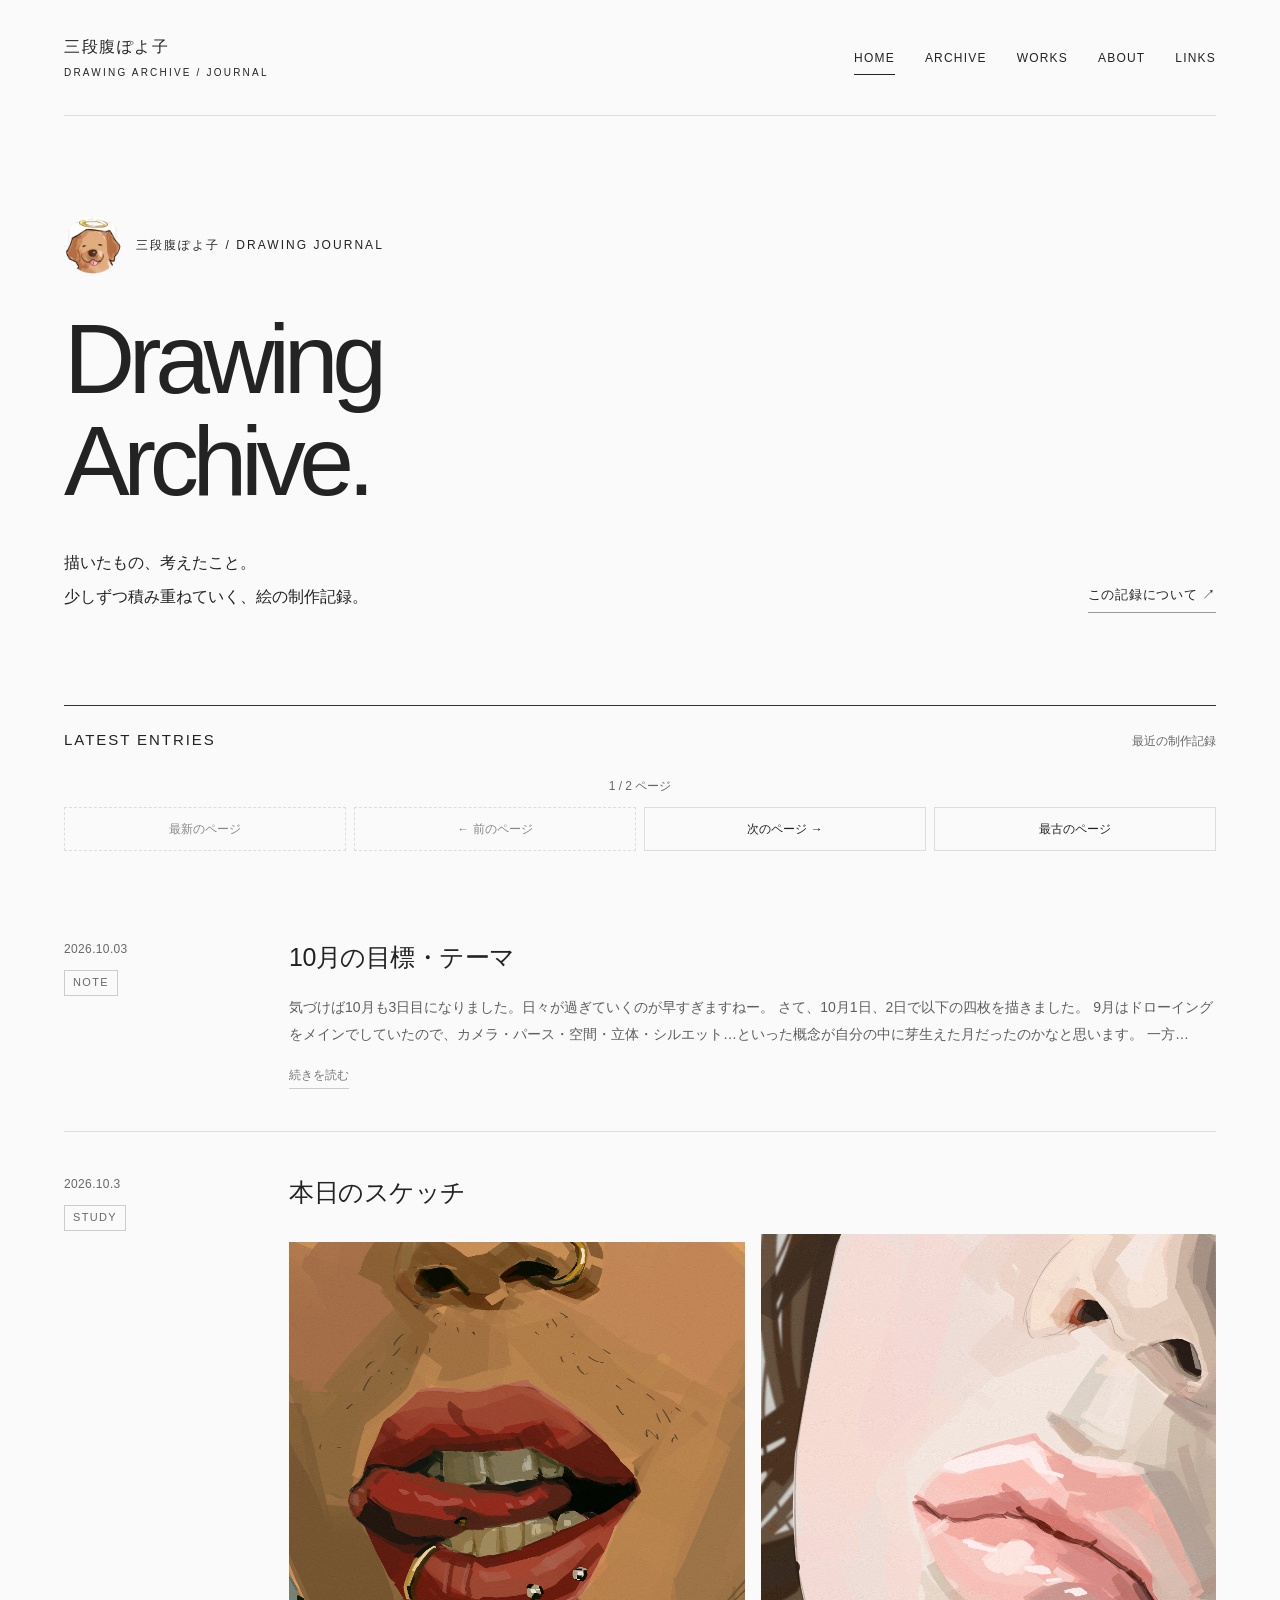
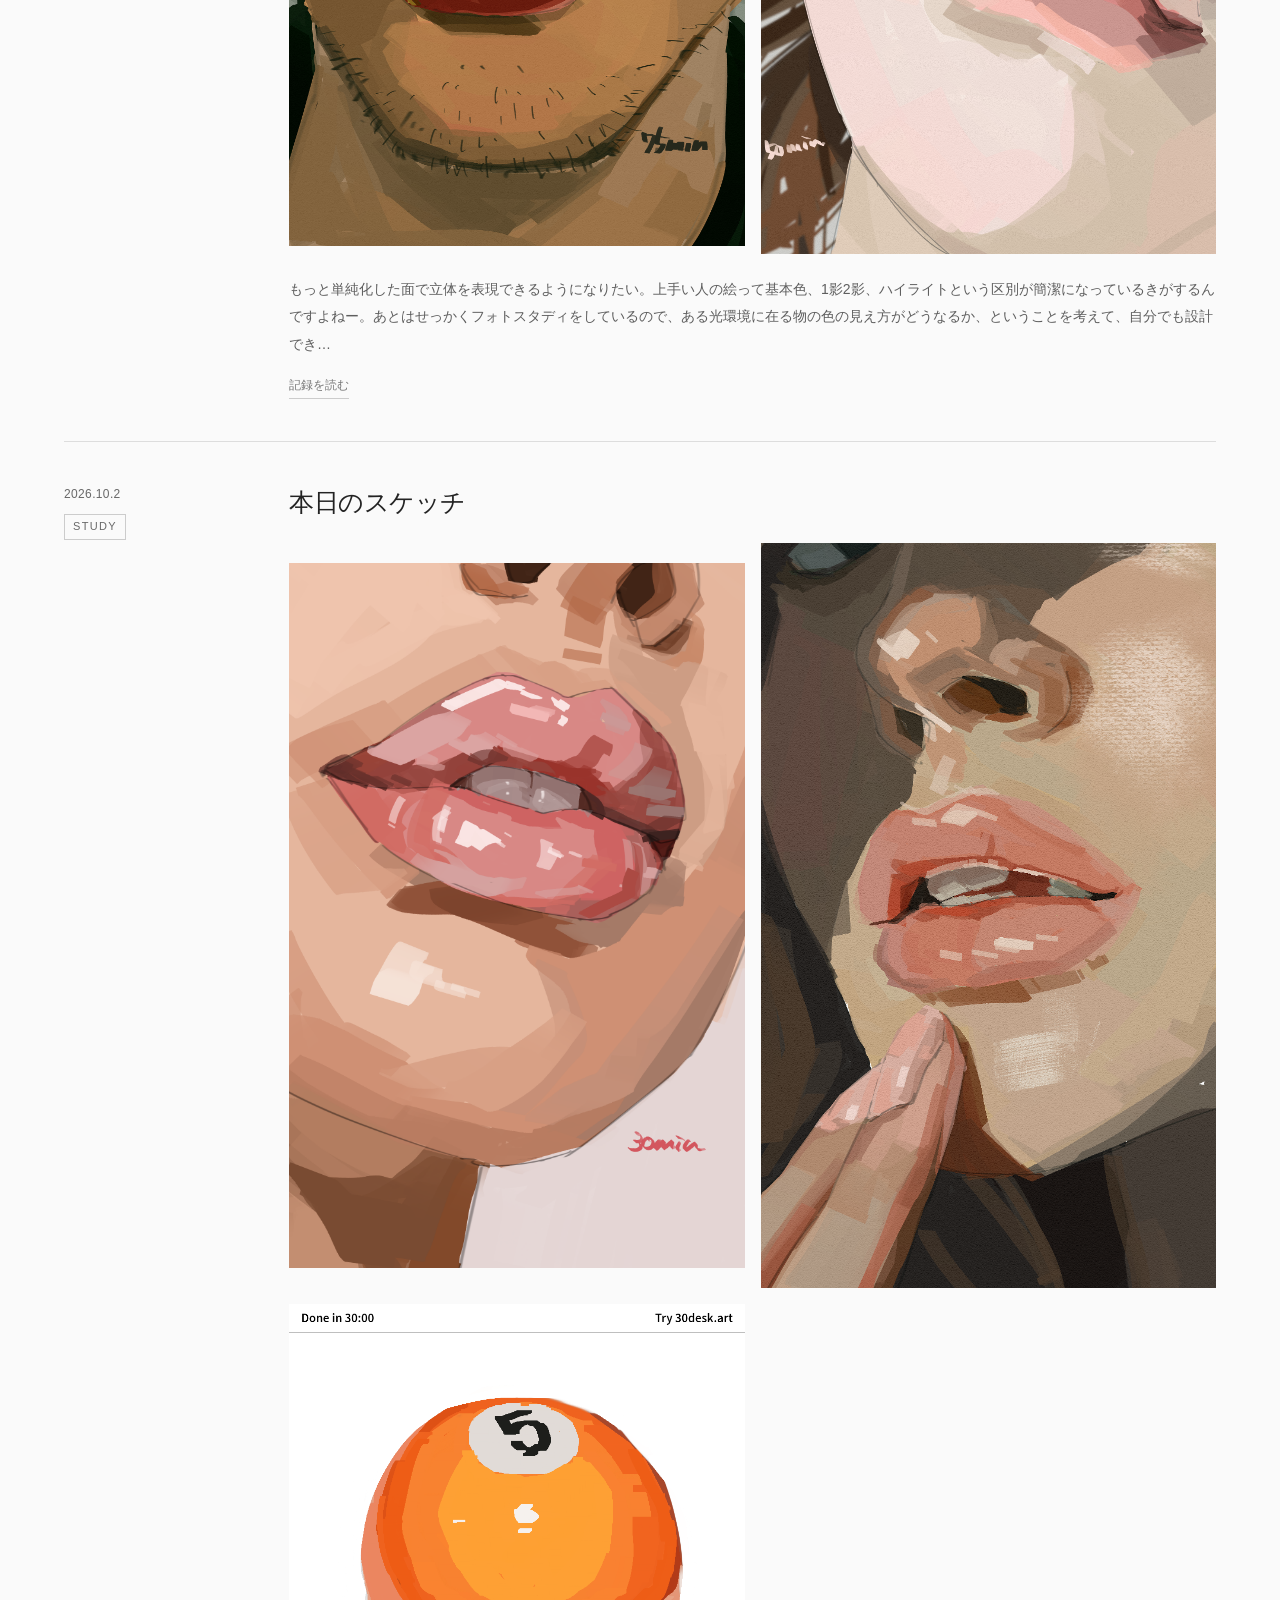
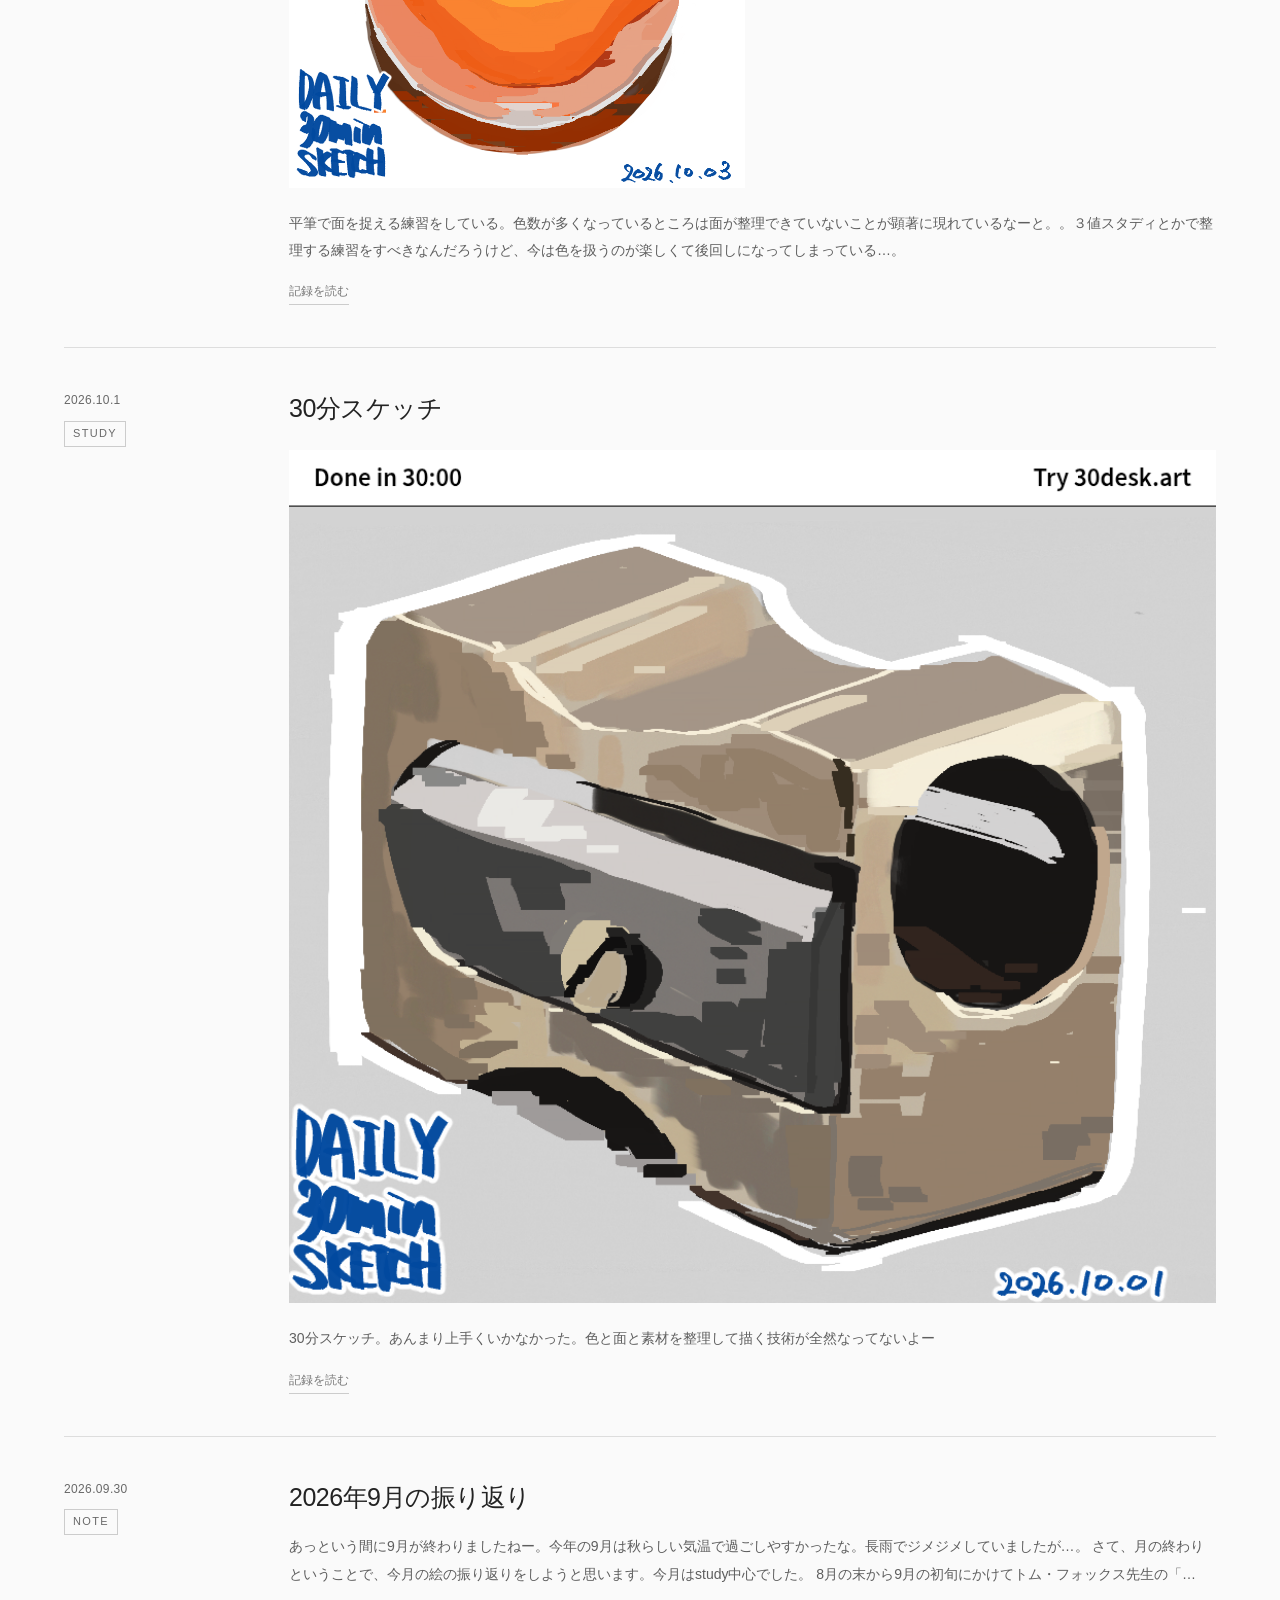
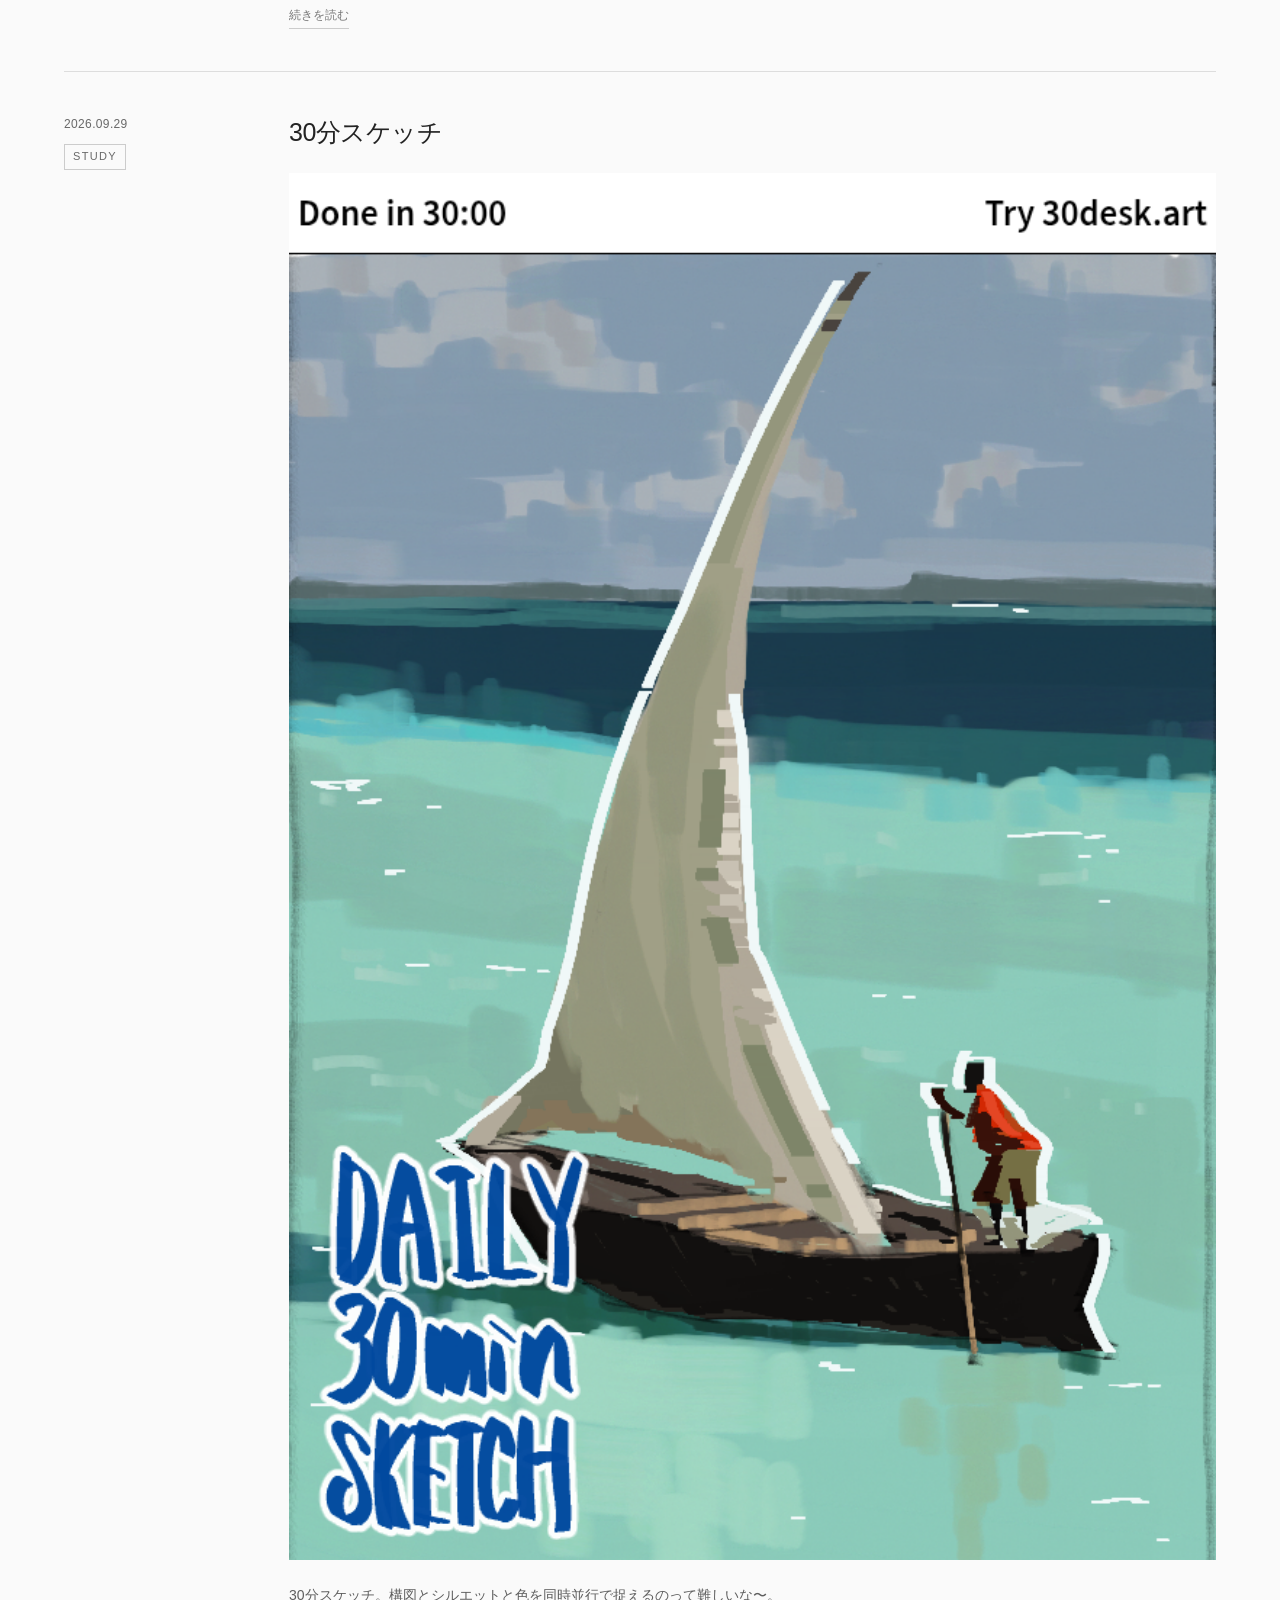
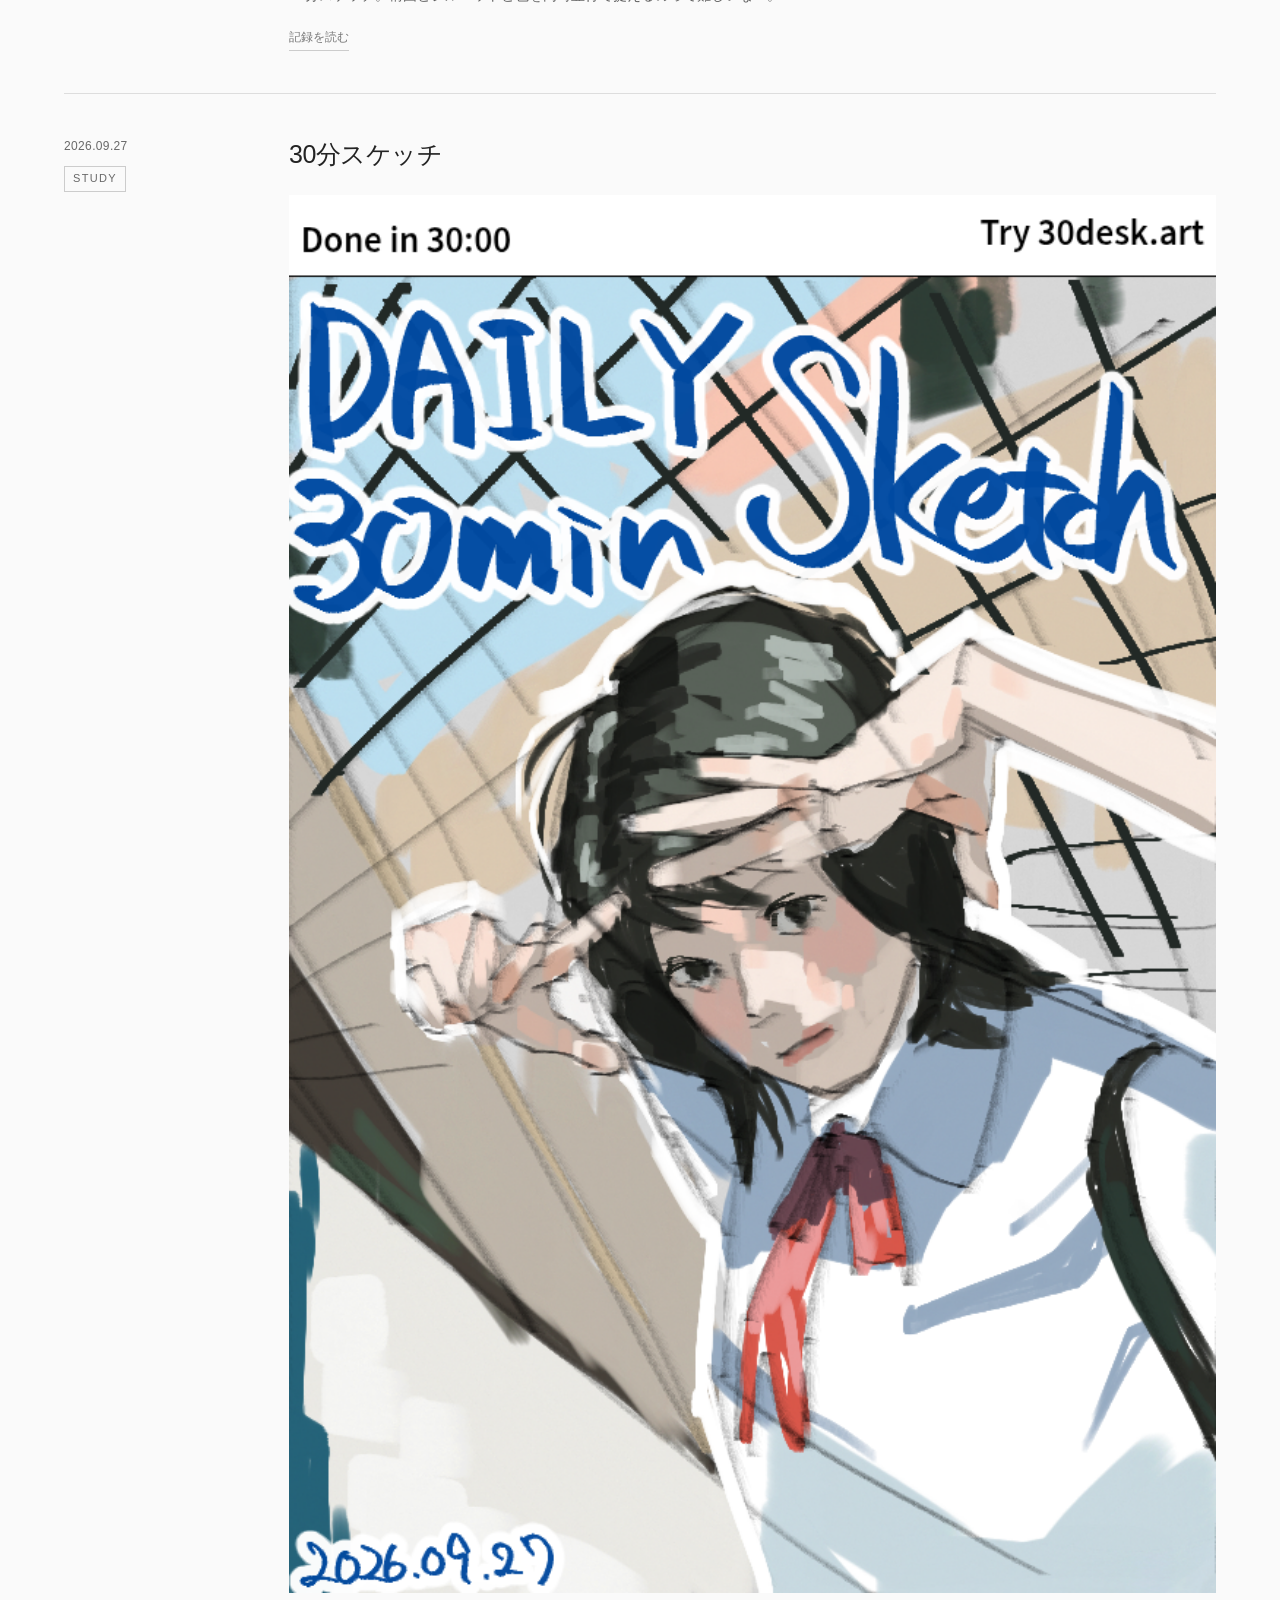
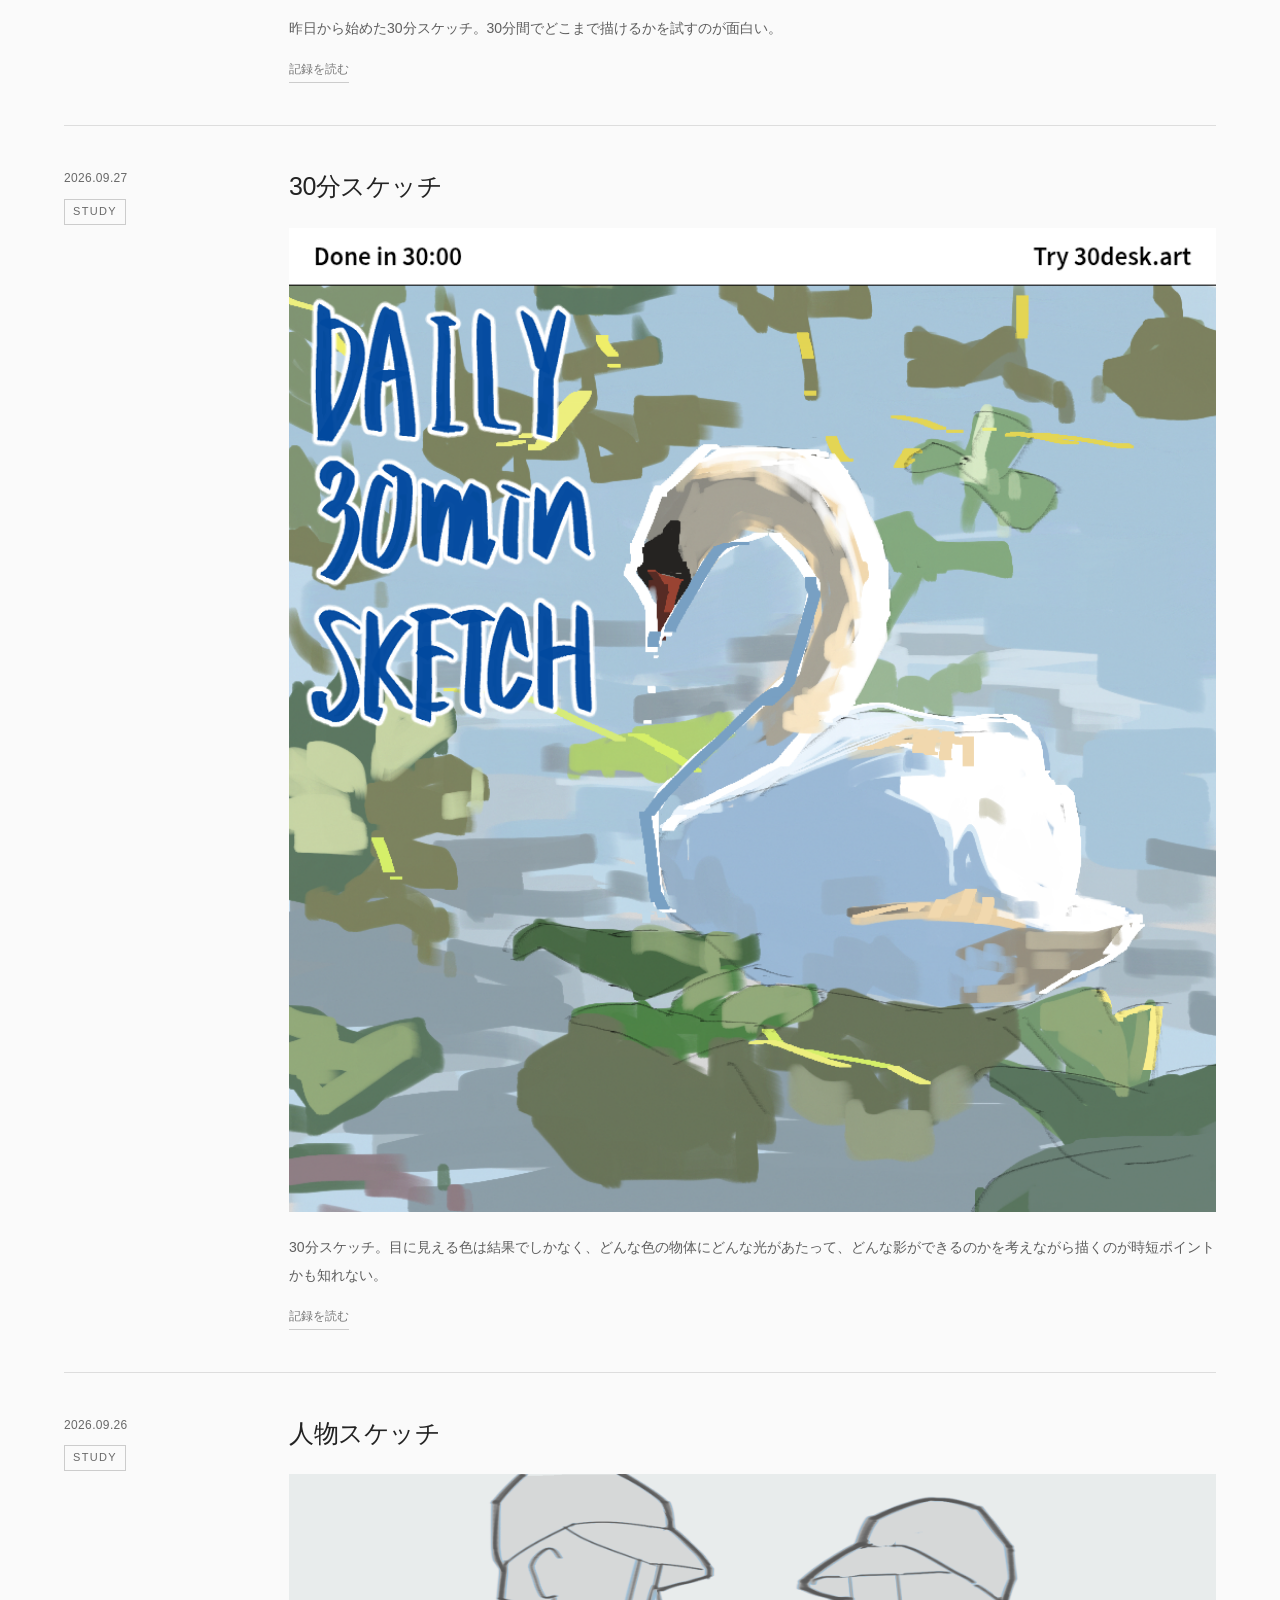
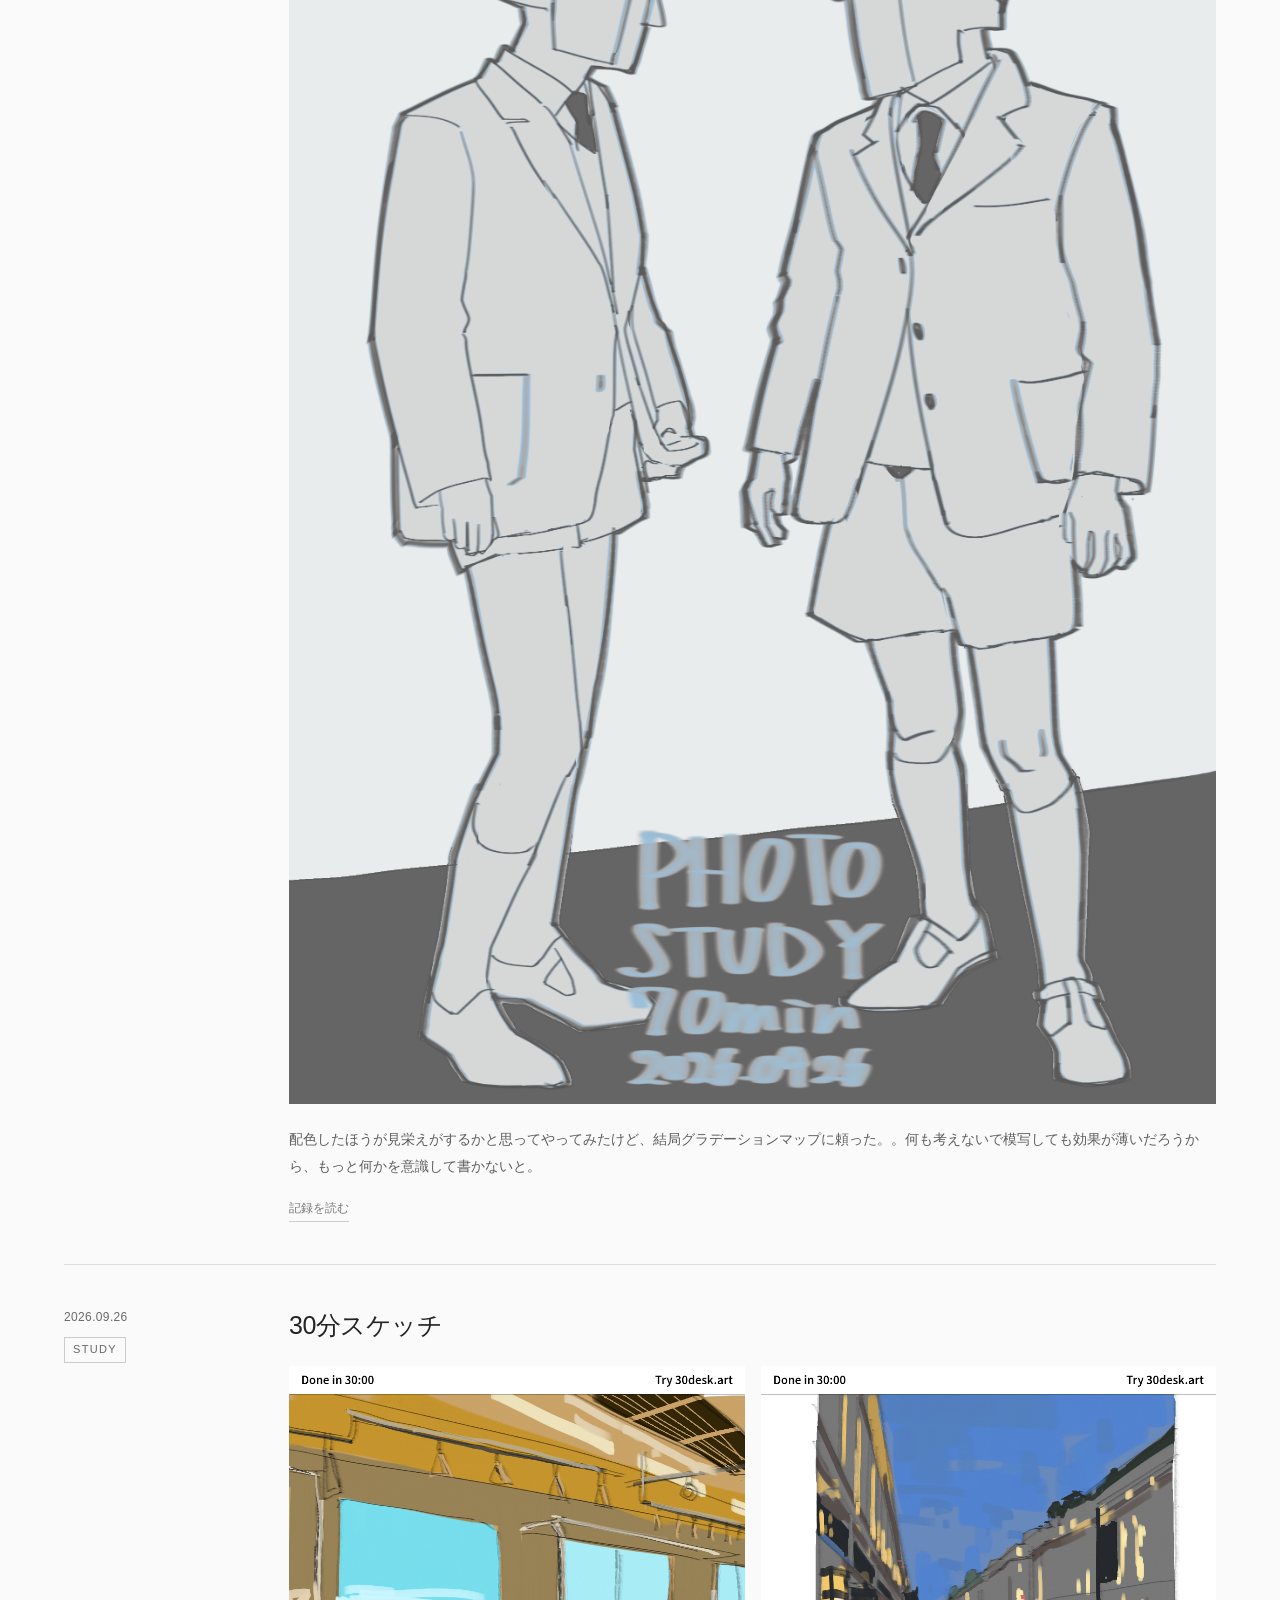
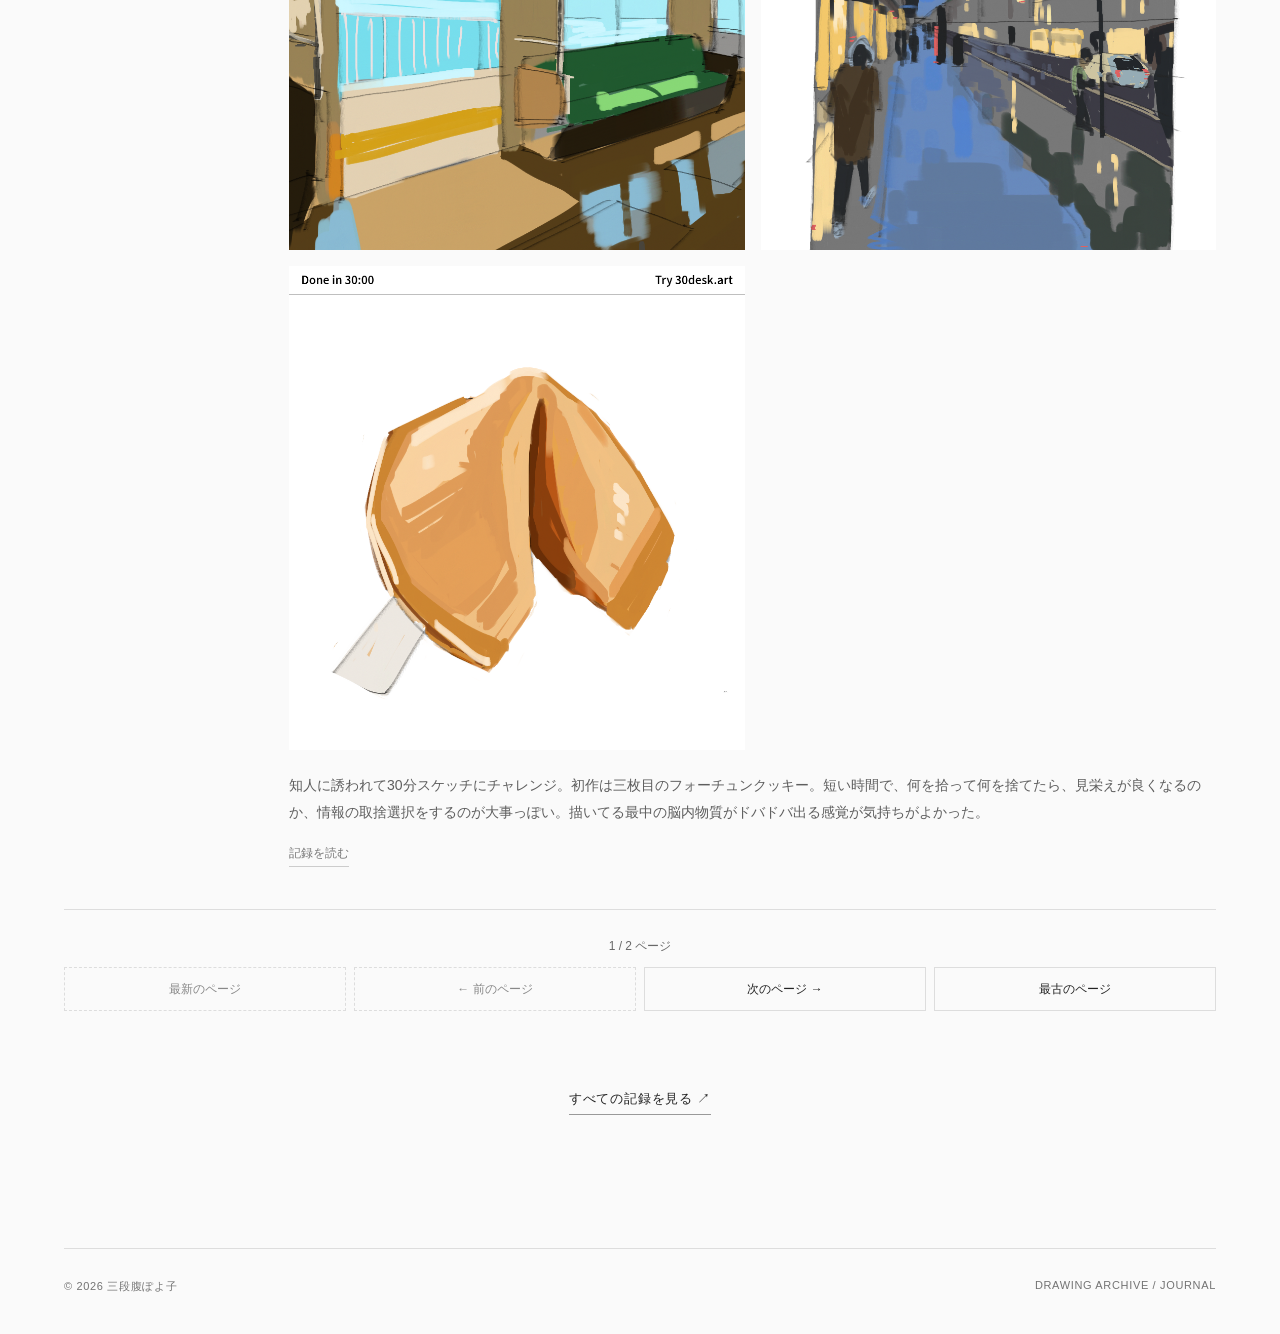
<file: index.html>
<!doctype html>
<html lang="ja"><head><meta charset="utf-8"><meta name="viewport" content="width=device-width, initial-scale=1"><meta name="description" content="三段腹ぽよ子のイラスト制作記録。練習、作品、考えたこと、月ごとの振り返り。"><title>Drawing Archive | 三段腹ぽよ子</title><link rel="icon" type="image/svg+xml" href="data:image/svg+xml,%3Csvg xmlns='http://www.w3.org/2000/svg' viewBox='0 0 32 32'%3E%3Crect width='32' height='32' rx='5' fill='%23232323'/%3E%3Cpath d='M9 8h7a8 8 0 0 1 0 16H9z' fill='none' stroke='white' stroke-width='2'/%3E%3C/svg%3E"><link rel="stylesheet" href="assets/style.css?v=20260930-share1"><script defer src="data/profile.js"></script><script defer src="data/posts.js?v=20261004-image-fix"></script><script defer src="data/works.js"></script><script defer src="assets/app.js?v=20261003-goals"></script>
<meta property="og:type" content="website">
<meta property="og:site_name" content="Drawing Archive | 三段腹ぽよ子">
<meta property="og:title" content="Drawing Archive | 三段腹ぽよ子">
<meta property="og:description" content="描いたもの、考えたこと。少しずつ積み重ねていく、絵の制作記録。">
<meta property="og:image" content="https://sandanbara-poyoko.github.io/ogp-v2.png">
<meta property="og:image:width" content="1200">
<meta property="og:image:height" content="630">
<meta property="og:image:type" content="image/png">
<meta property="og:image:alt" content="犬のアイコンとDrawing Archiveの文字を配した、三段腹ぽよ子の制作記録サイト">
<meta property="og:locale" content="ja_JP">
<meta name="twitter:card" content="summary_large_image">
<meta name="twitter:site" content="@poyo_sandanbara">
<meta name="twitter:title" content="Drawing Archive | 三段腹ぽよ子">
<meta name="twitter:description" content="描いたもの、考えたこと。少しずつ積み重ねていく、絵の制作記録。">
<meta name="twitter:image" content="https://sandanbara-poyoko.github.io/ogp-v2.png">
<meta name="twitter:image:alt" content="犬のアイコンとDrawing Archiveの文字を配した、三段腹ぽよ子の制作記録サイト">
</head><body data-page="home"><div id="app"></div><noscript><p class="noscript">このサイトの表示にはJavaScriptを有効にしてください。</p></noscript></body></html>
</file>
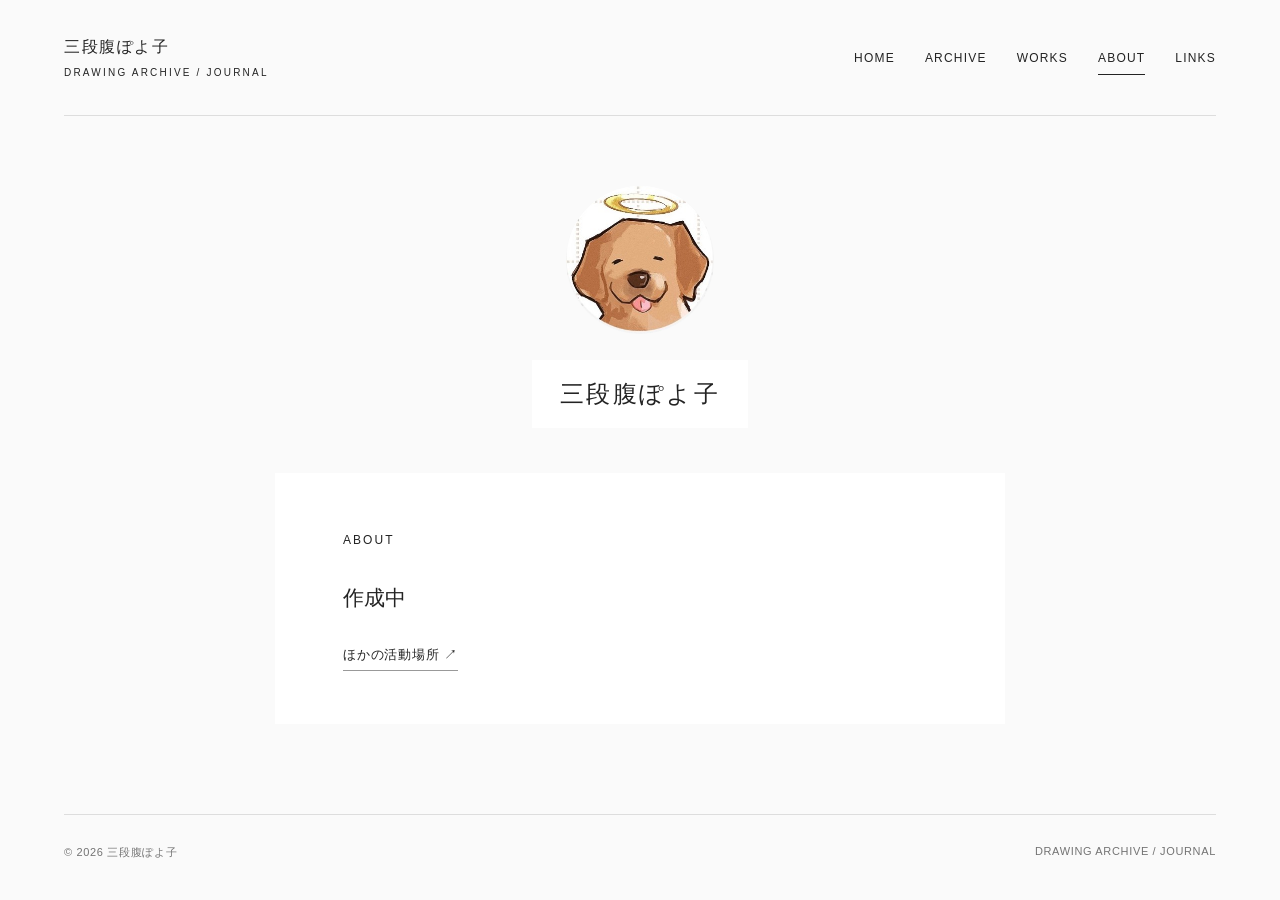
<file: about.html>
<!doctype html>
<html lang="ja"><head><meta charset="utf-8"><meta name="viewport" content="width=device-width, initial-scale=1"><meta name="description" content="三段腹ぽよ子のイラスト制作記録。練習、作品、考えたこと、月ごとの振り返り。"><title>Drawing Archive | 三段腹ぽよ子</title><link rel="icon" type="image/svg+xml" href="data:image/svg+xml,%3Csvg xmlns='http://www.w3.org/2000/svg' viewBox='0 0 32 32'%3E%3Crect width='32' height='32' rx='5' fill='%23232323'/%3E%3Cpath d='M9 8h7a8 8 0 0 1 0 16H9z' fill='none' stroke='white' stroke-width='2'/%3E%3C/svg%3E"><link rel="stylesheet" href="assets/style.css?v=20260930-share1"><script defer src="data/profile.js"></script><script defer src="data/posts.js?v=20261003-goals"></script><script defer src="data/works.js"></script><script defer src="assets/app.js?v=20261003-goals"></script>
<meta property="og:type" content="website">
<meta property="og:site_name" content="Drawing Archive | 三段腹ぽよ子">
<meta property="og:title" content="Drawing Archive | 三段腹ぽよ子">
<meta property="og:description" content="描いたもの、考えたこと。少しずつ積み重ねていく、絵の制作記録。">
<meta property="og:image" content="https://sandanbara-poyoko.github.io/ogp-v2.png">
<meta property="og:image:width" content="1200">
<meta property="og:image:height" content="630">
<meta property="og:image:type" content="image/png">
<meta property="og:image:alt" content="犬のアイコンとDrawing Archiveの文字を配した、三段腹ぽよ子の制作記録サイト">
<meta property="og:locale" content="ja_JP">
<meta name="twitter:card" content="summary_large_image">
<meta name="twitter:site" content="@poyo_sandanbara">
<meta name="twitter:title" content="Drawing Archive | 三段腹ぽよ子">
<meta name="twitter:description" content="描いたもの、考えたこと。少しずつ積み重ねていく、絵の制作記録。">
<meta name="twitter:image" content="https://sandanbara-poyoko.github.io/ogp-v2.png">
<meta name="twitter:image:alt" content="犬のアイコンとDrawing Archiveの文字を配した、三段腹ぽよ子の制作記録サイト">
</head><body data-page="about"><div id="app"></div><noscript><p class="noscript">このサイトの表示にはJavaScriptを有効にしてください。</p></noscript></body></html>
</file>
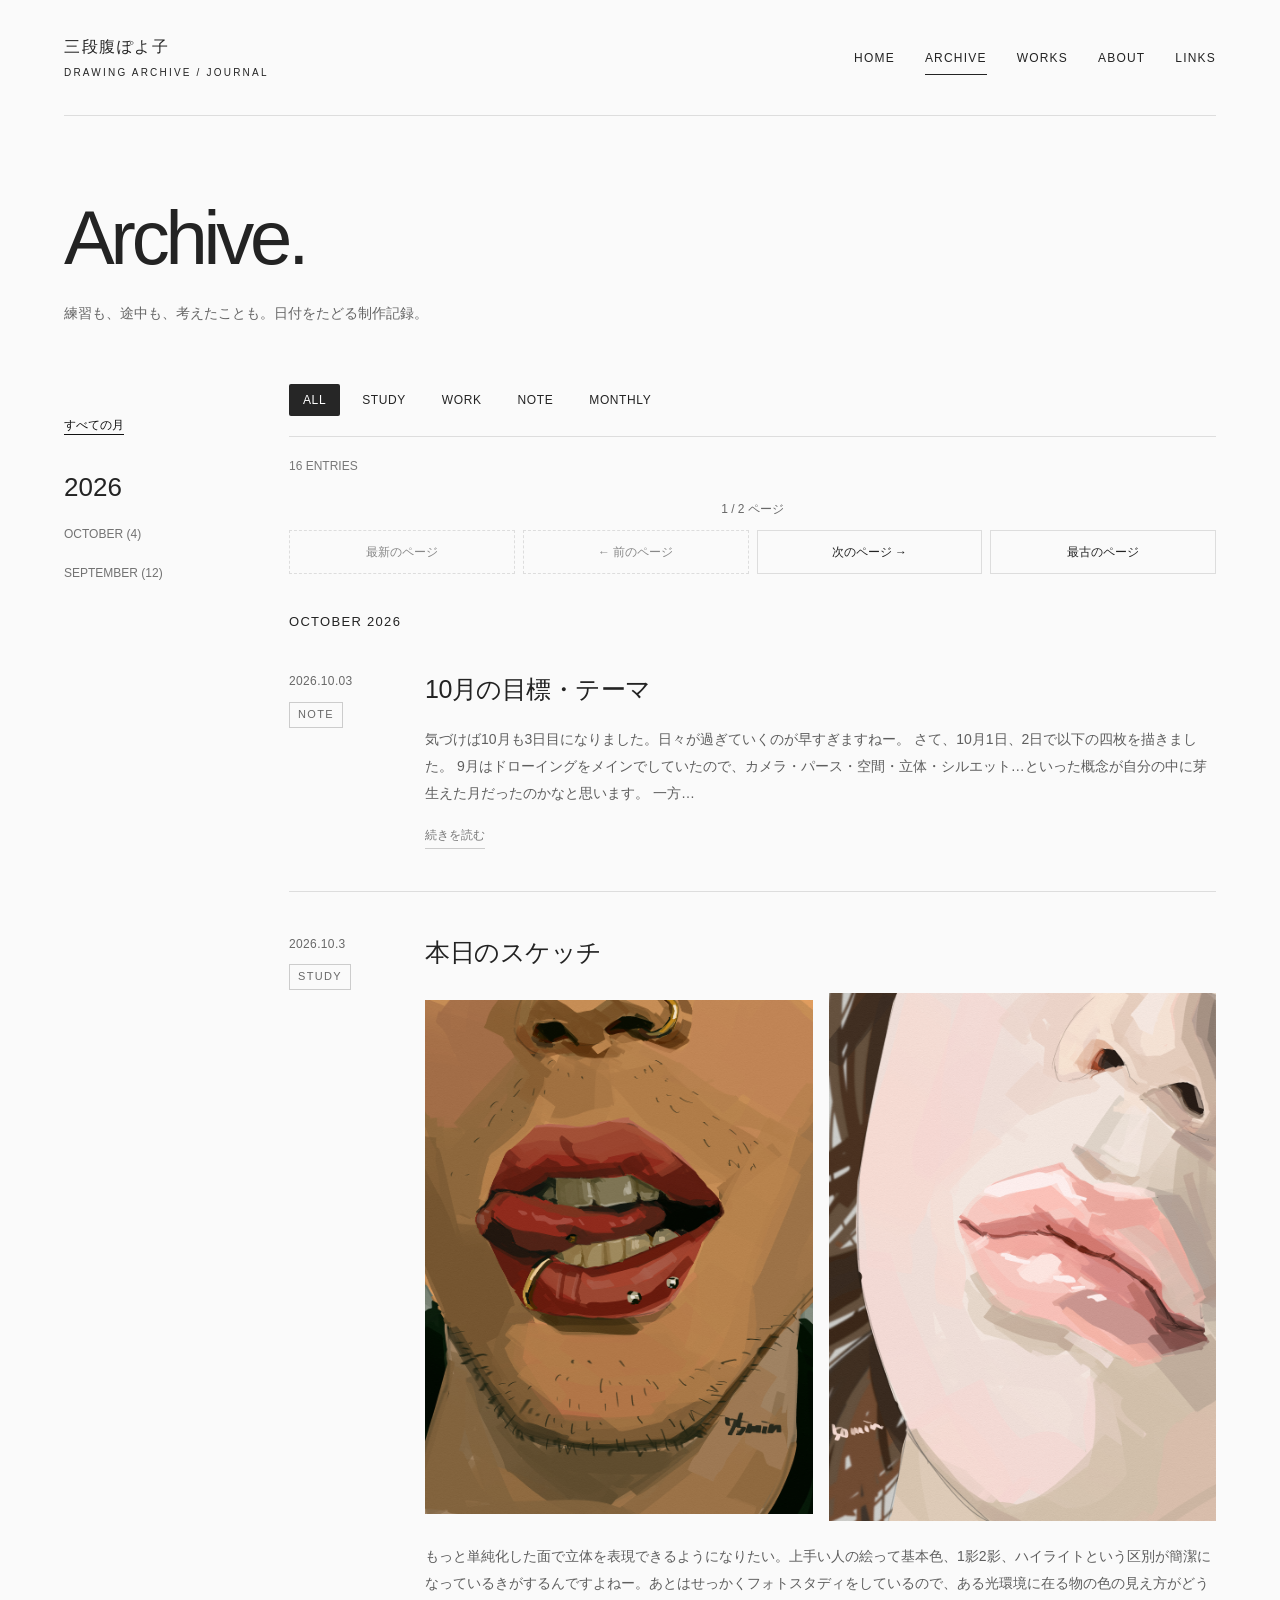
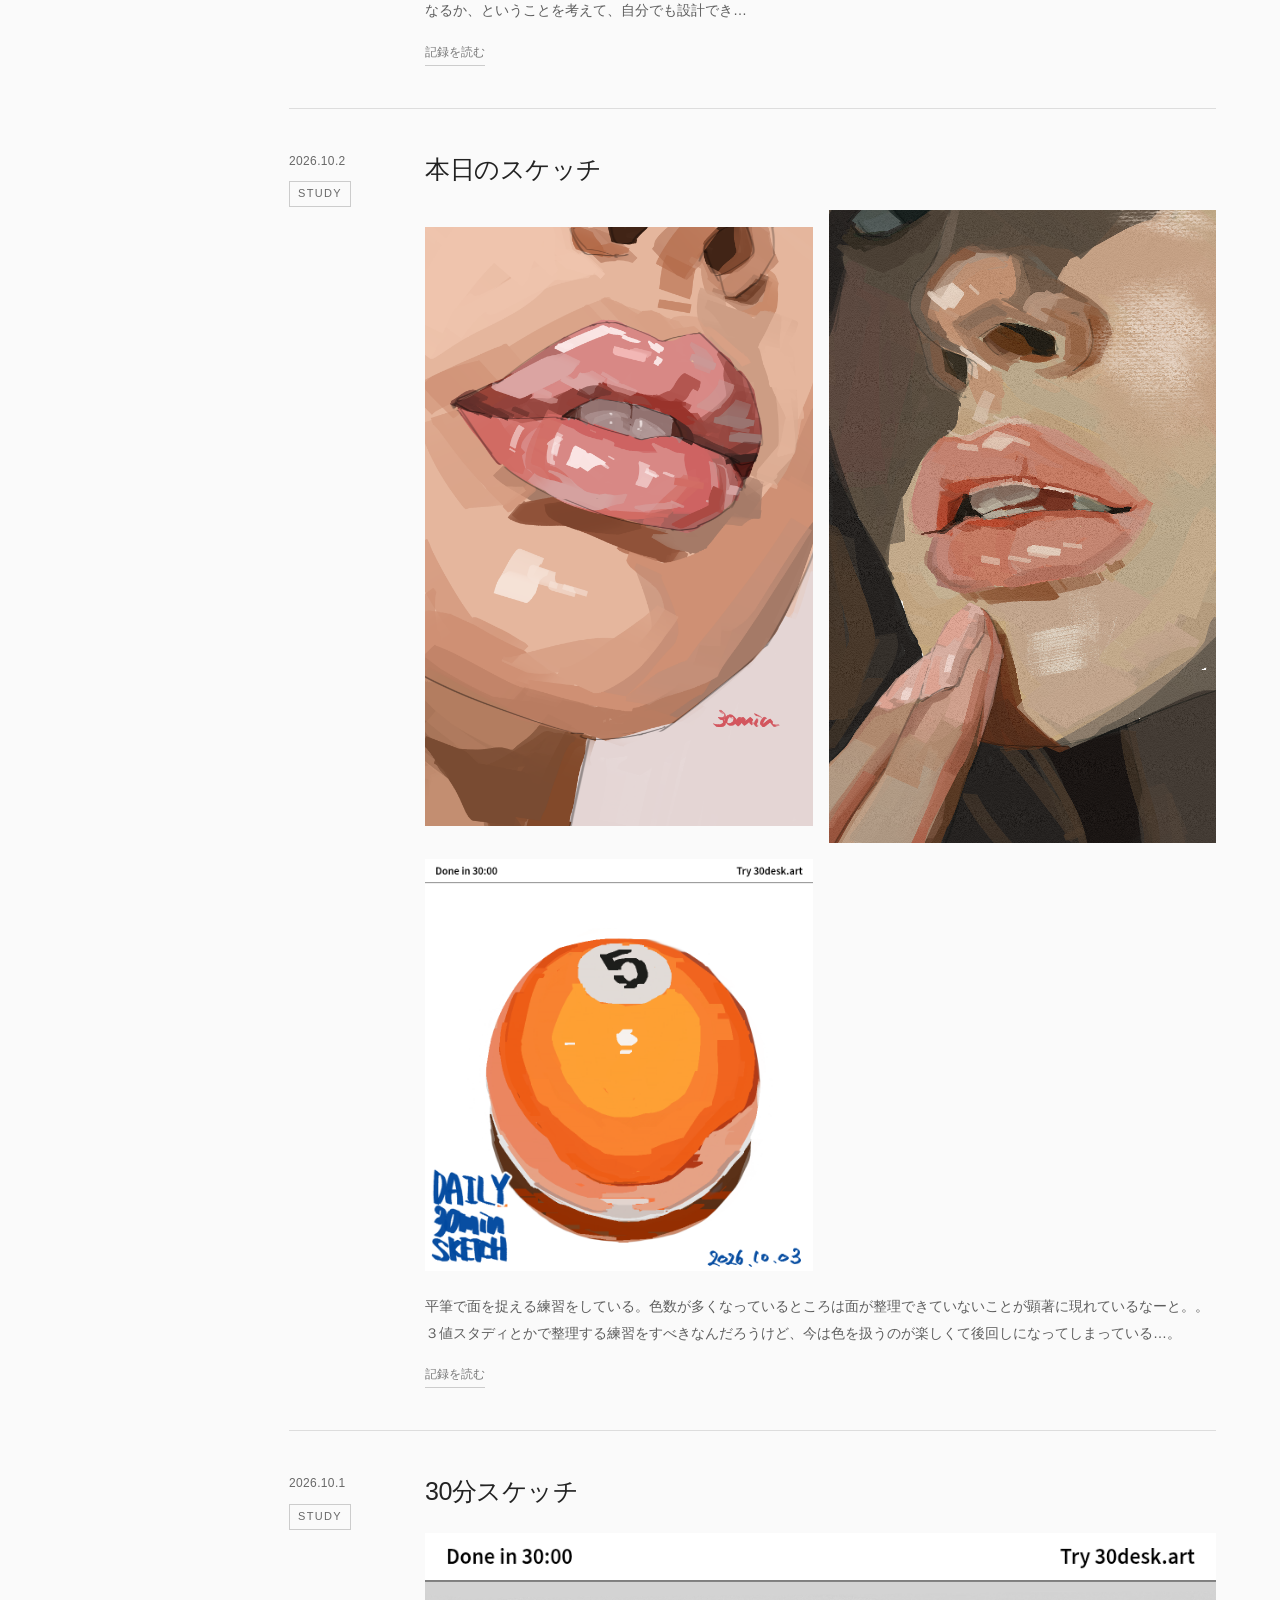
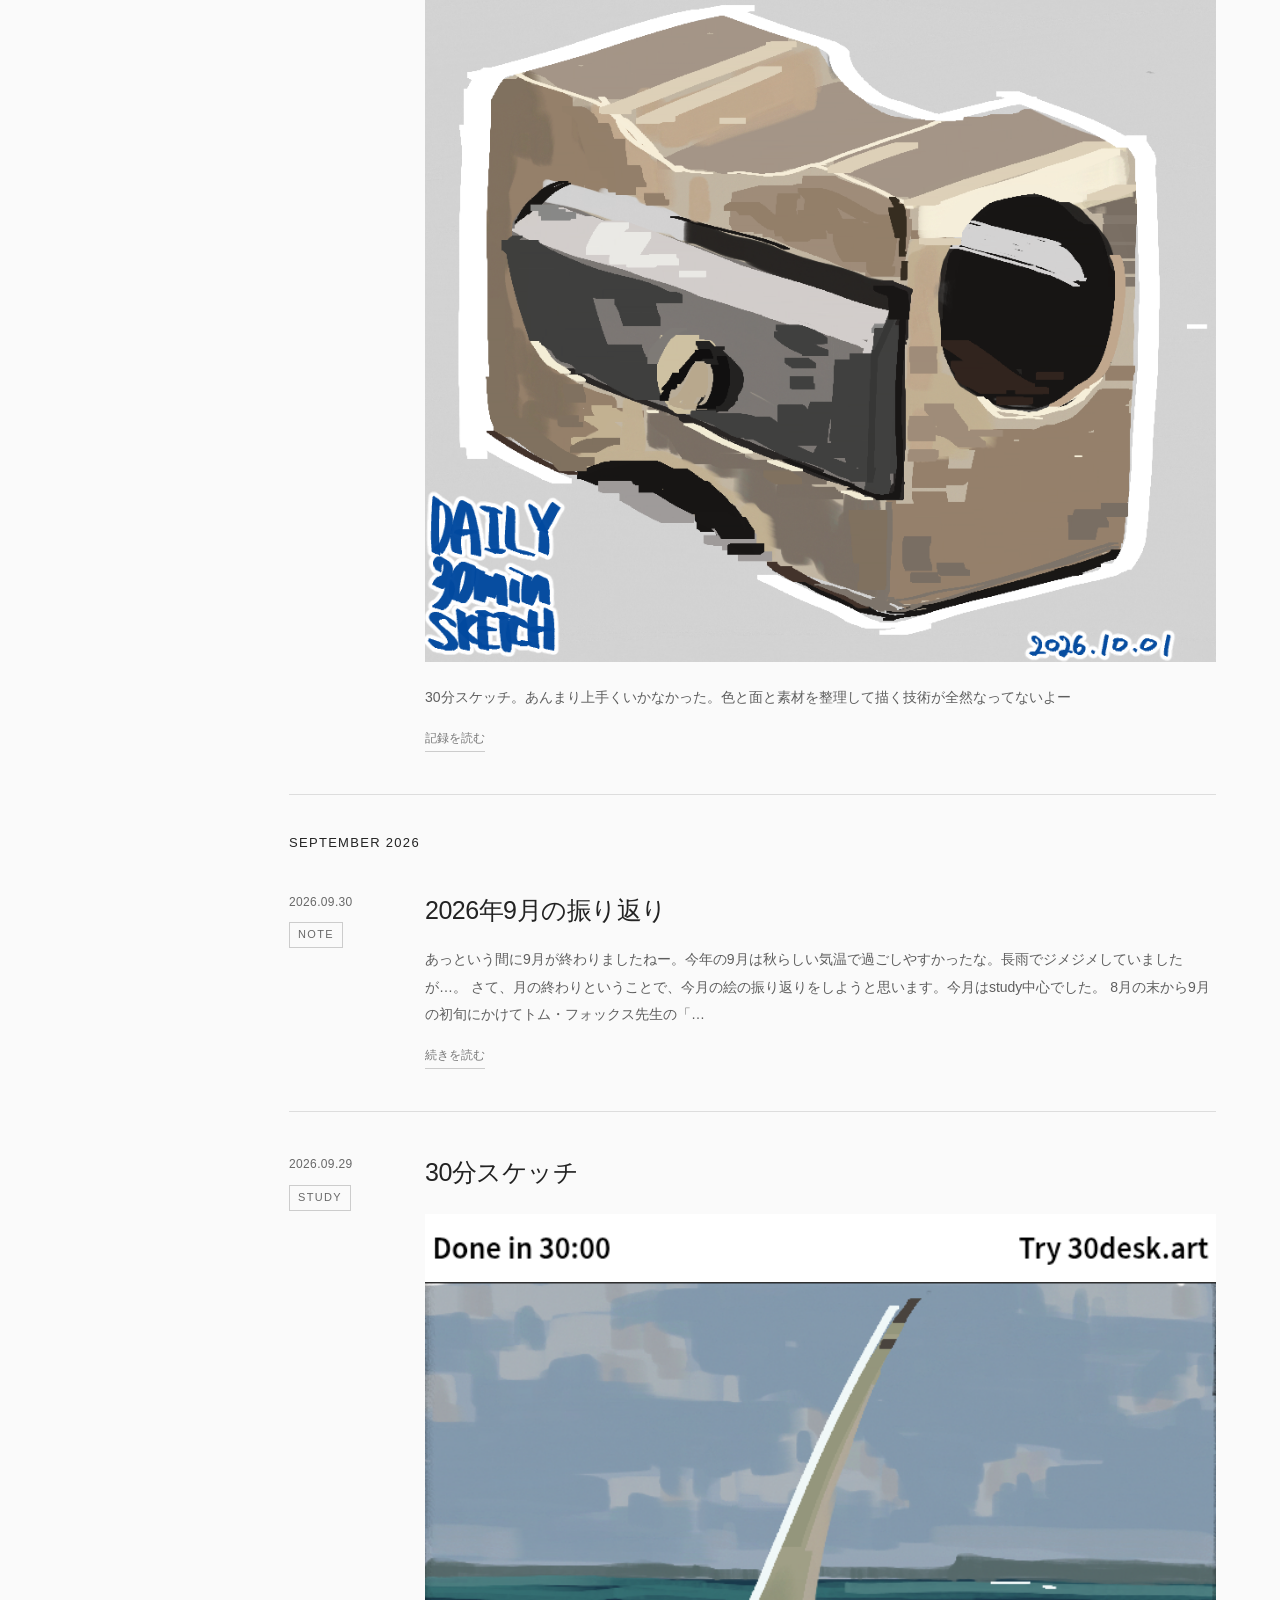
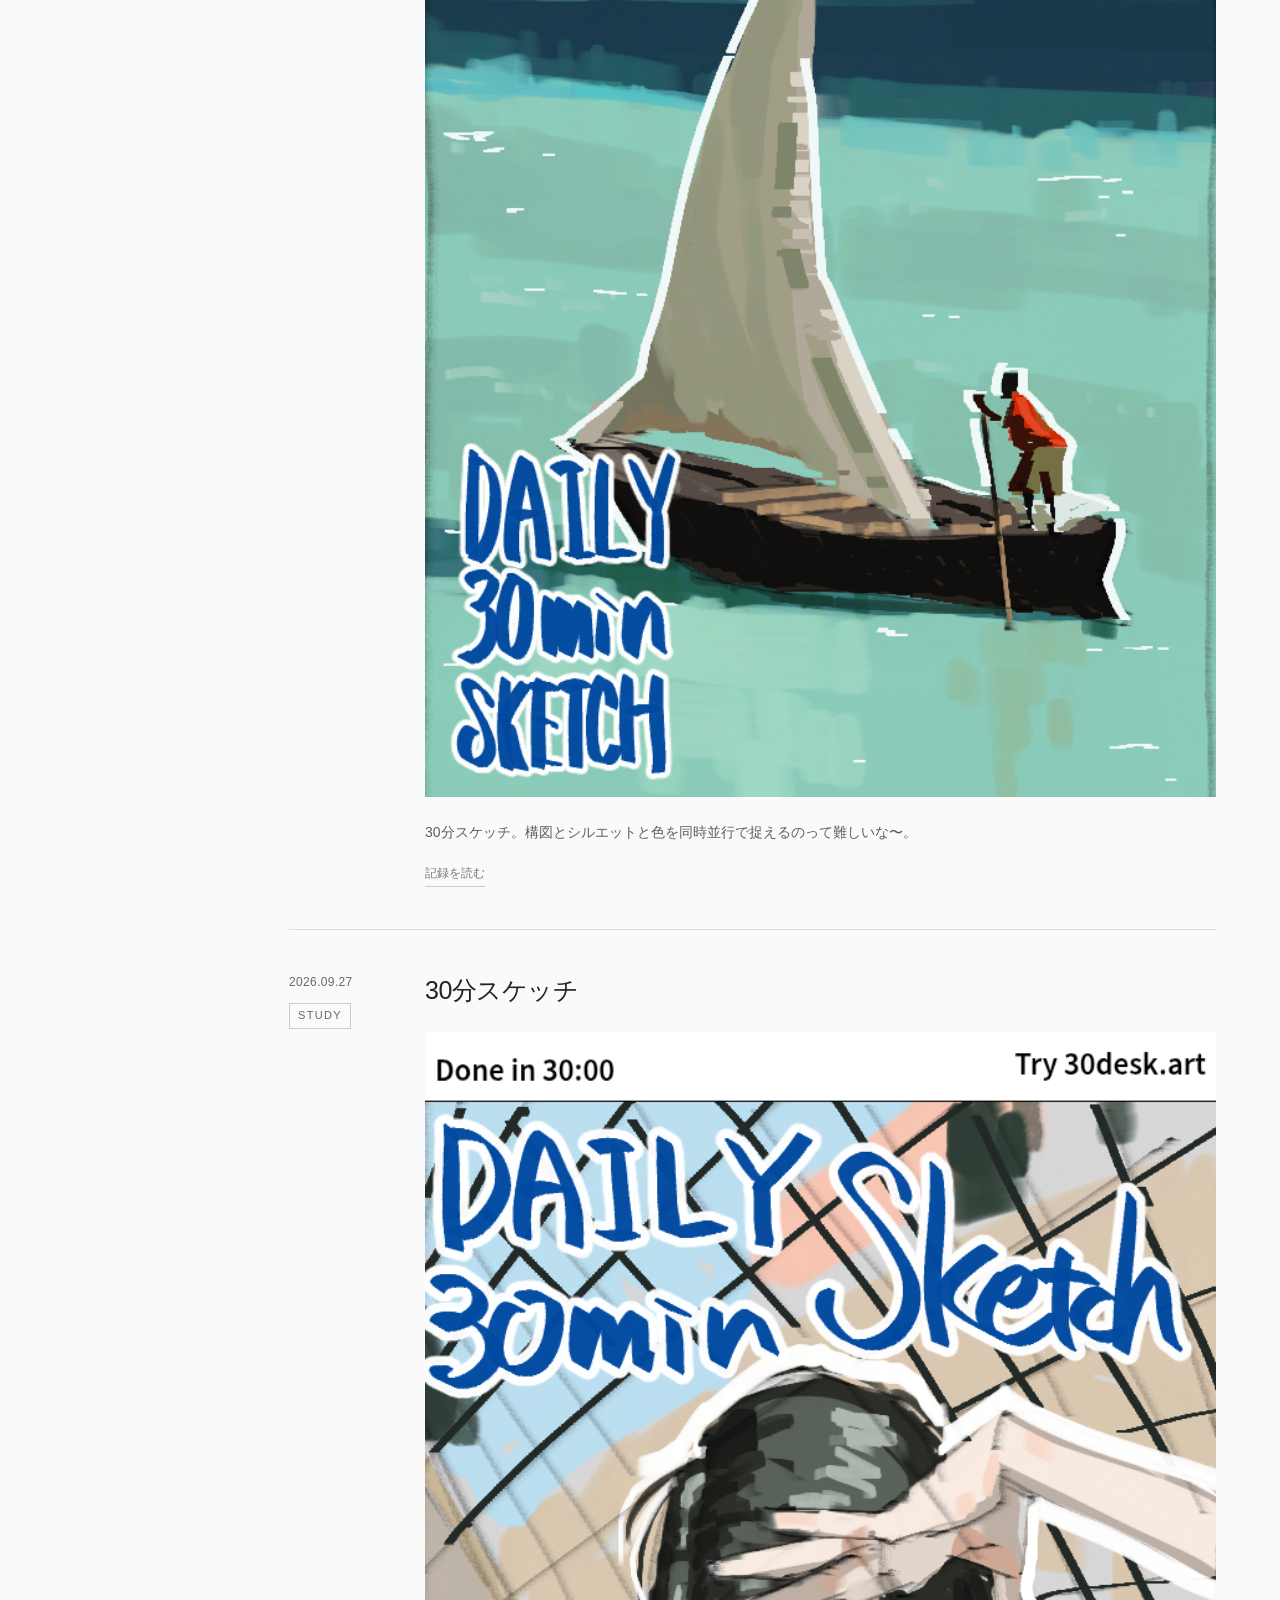
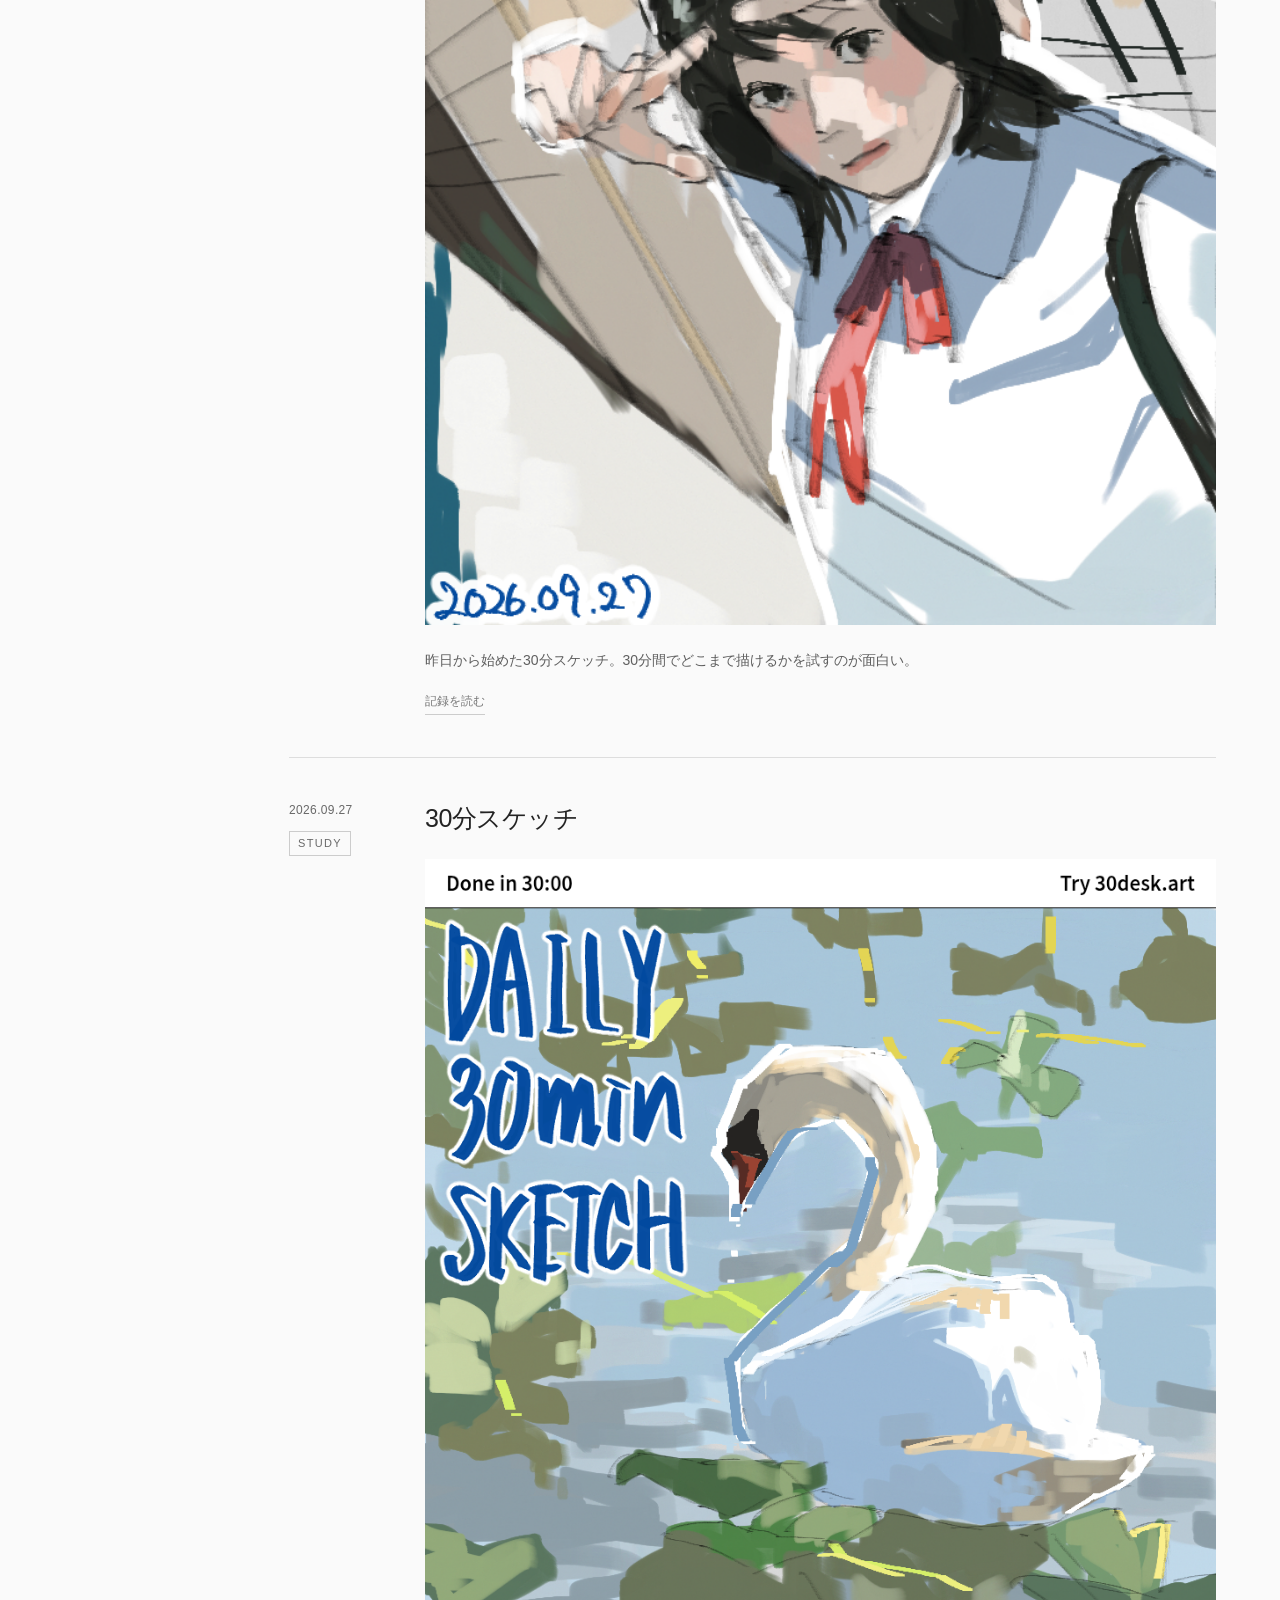
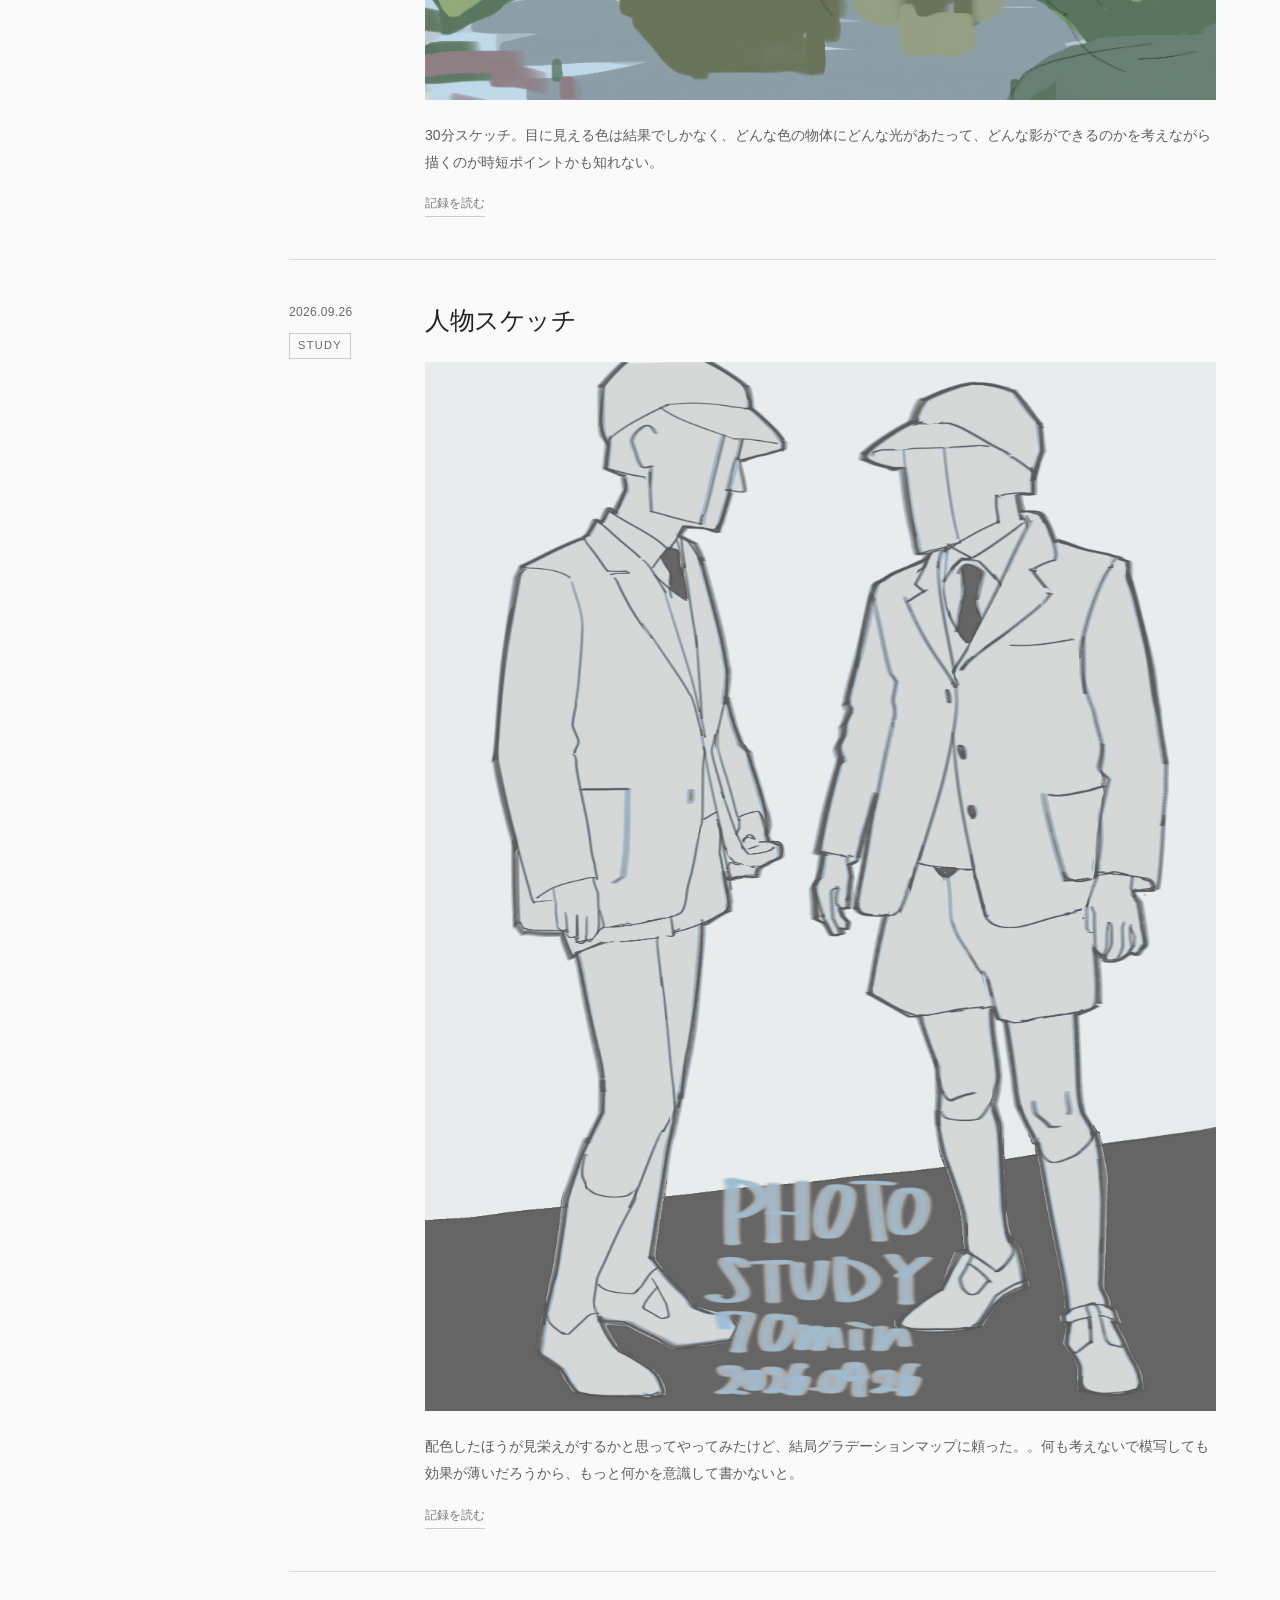
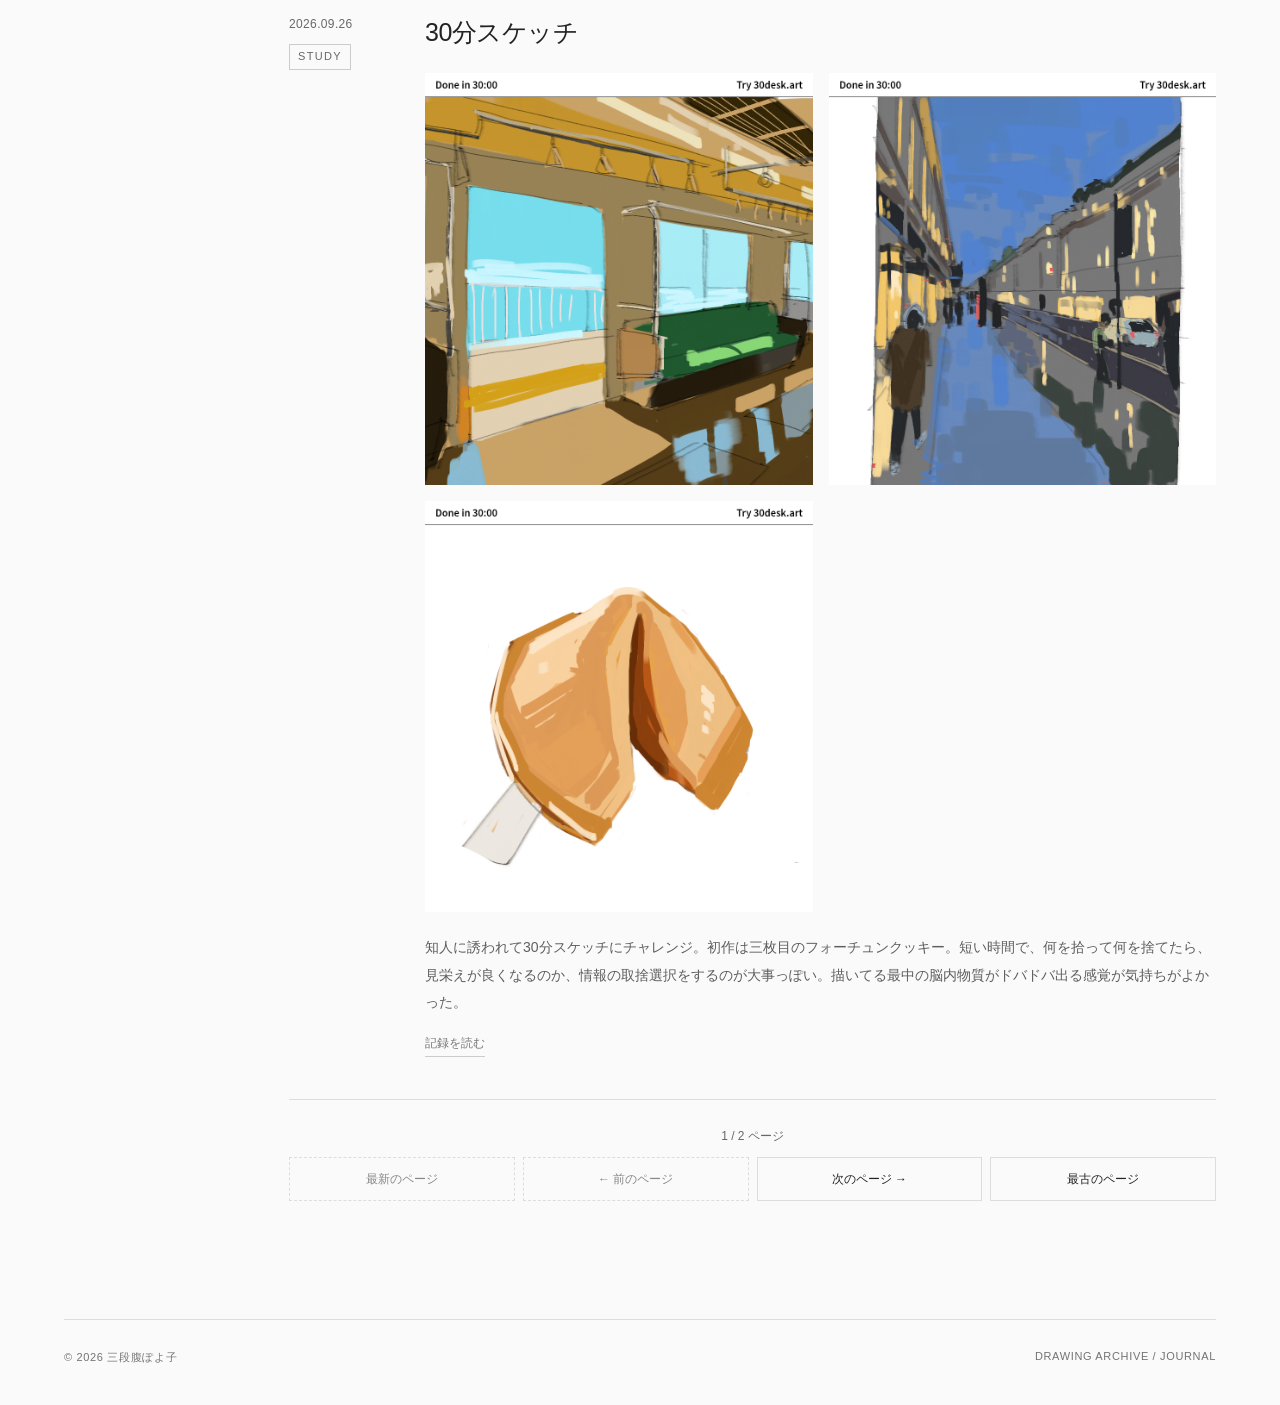
<file: archive.html>
<!doctype html>
<html lang="ja"><head><meta charset="utf-8"><meta name="viewport" content="width=device-width, initial-scale=1"><meta name="description" content="三段腹ぽよ子のイラスト制作記録。練習、作品、考えたこと、月ごとの振り返り。"><title>Drawing Archive | 三段腹ぽよ子</title><link rel="icon" type="image/svg+xml" href="data:image/svg+xml,%3Csvg xmlns='http://www.w3.org/2000/svg' viewBox='0 0 32 32'%3E%3Crect width='32' height='32' rx='5' fill='%23232323'/%3E%3Cpath d='M9 8h7a8 8 0 0 1 0 16H9z' fill='none' stroke='white' stroke-width='2'/%3E%3C/svg%3E"><link rel="stylesheet" href="assets/style.css?v=20260930-share1"><script defer src="data/profile.js"></script><script defer src="data/posts.js?v=20261004-image-fix"></script><script defer src="data/works.js"></script><script defer src="assets/app.js?v=20261003-goals"></script>
<meta property="og:type" content="website">
<meta property="og:site_name" content="Drawing Archive | 三段腹ぽよ子">
<meta property="og:title" content="Drawing Archive | 三段腹ぽよ子">
<meta property="og:description" content="描いたもの、考えたこと。少しずつ積み重ねていく、絵の制作記録。">
<meta property="og:image" content="https://sandanbara-poyoko.github.io/ogp-v2.png">
<meta property="og:image:width" content="1200">
<meta property="og:image:height" content="630">
<meta property="og:image:type" content="image/png">
<meta property="og:image:alt" content="犬のアイコンとDrawing Archiveの文字を配した、三段腹ぽよ子の制作記録サイト">
<meta property="og:locale" content="ja_JP">
<meta name="twitter:card" content="summary_large_image">
<meta name="twitter:site" content="@poyo_sandanbara">
<meta name="twitter:title" content="Drawing Archive | 三段腹ぽよ子">
<meta name="twitter:description" content="描いたもの、考えたこと。少しずつ積み重ねていく、絵の制作記録。">
<meta name="twitter:image" content="https://sandanbara-poyoko.github.io/ogp-v2.png">
<meta name="twitter:image:alt" content="犬のアイコンとDrawing Archiveの文字を配した、三段腹ぽよ子の制作記録サイト">
</head><body data-page="archive"><div id="app"></div><noscript><p class="noscript">このサイトの表示にはJavaScriptを有効にしてください。</p></noscript></body></html>
</file>
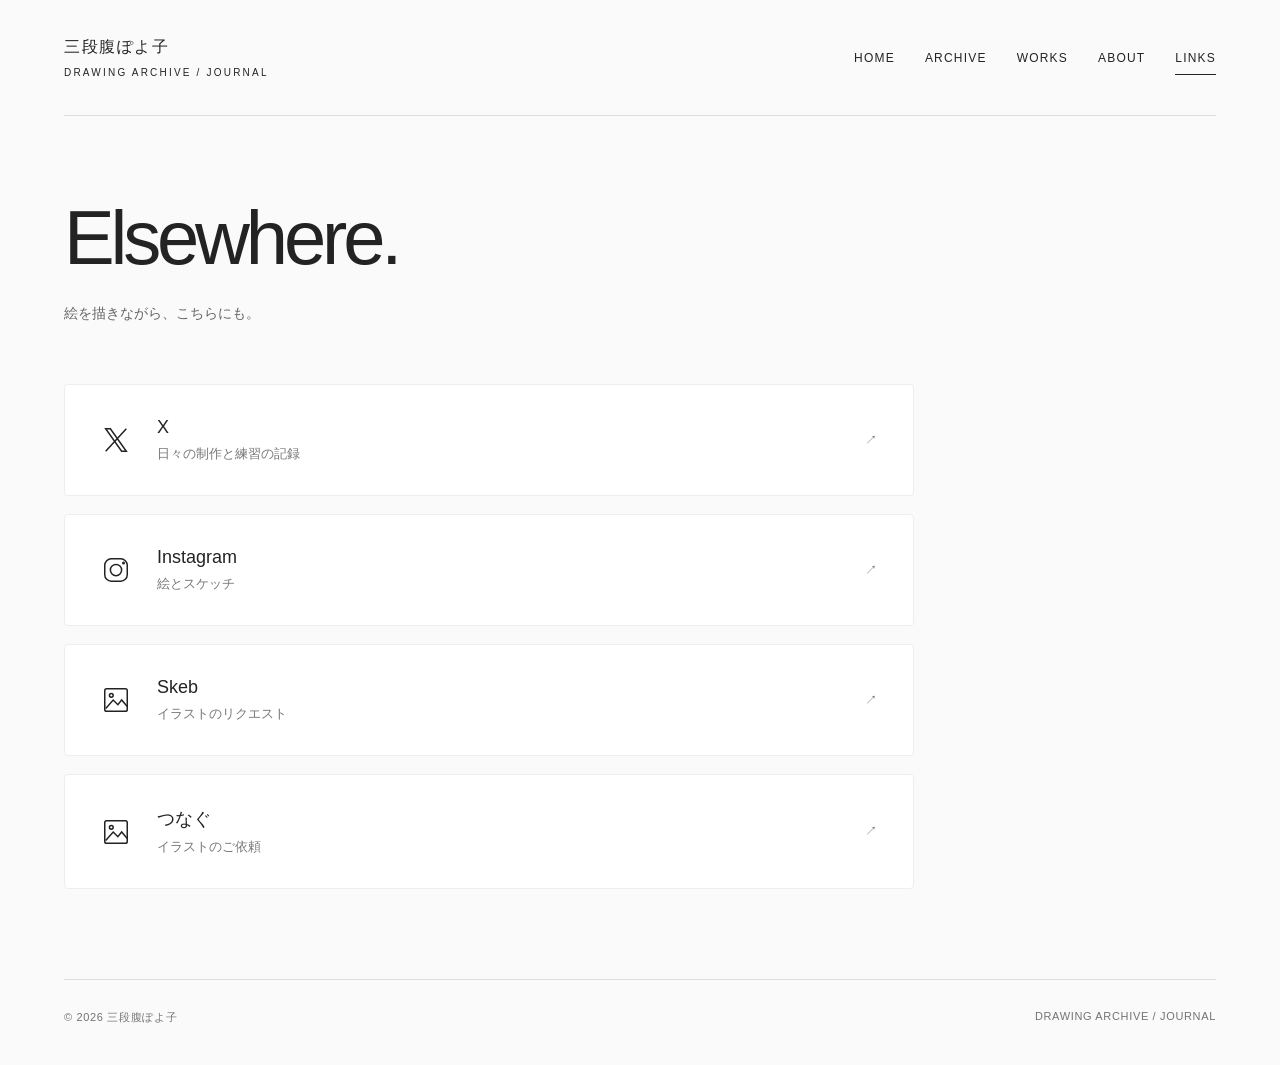
<file: links.html>
<!doctype html>
<html lang="ja"><head><meta charset="utf-8"><meta name="viewport" content="width=device-width, initial-scale=1"><meta name="description" content="三段腹ぽよ子のイラスト制作記録。練習、作品、考えたこと、月ごとの振り返り。"><title>Drawing Archive | 三段腹ぽよ子</title><link rel="icon" type="image/svg+xml" href="data:image/svg+xml,%3Csvg xmlns='http://www.w3.org/2000/svg' viewBox='0 0 32 32'%3E%3Crect width='32' height='32' rx='5' fill='%23232323'/%3E%3Cpath d='M9 8h7a8 8 0 0 1 0 16H9z' fill='none' stroke='white' stroke-width='2'/%3E%3C/svg%3E"><link rel="stylesheet" href="assets/style.css?v=20260930-share1"><script defer src="data/profile.js"></script><script defer src="data/posts.js?v=20261003-goals"></script><script defer src="data/works.js"></script><script defer src="assets/app.js?v=20261003-goals"></script>
<meta property="og:type" content="website">
<meta property="og:site_name" content="Drawing Archive | 三段腹ぽよ子">
<meta property="og:title" content="Drawing Archive | 三段腹ぽよ子">
<meta property="og:description" content="描いたもの、考えたこと。少しずつ積み重ねていく、絵の制作記録。">
<meta property="og:image" content="https://sandanbara-poyoko.github.io/ogp-v2.png">
<meta property="og:image:width" content="1200">
<meta property="og:image:height" content="630">
<meta property="og:image:type" content="image/png">
<meta property="og:image:alt" content="犬のアイコンとDrawing Archiveの文字を配した、三段腹ぽよ子の制作記録サイト">
<meta property="og:locale" content="ja_JP">
<meta name="twitter:card" content="summary_large_image">
<meta name="twitter:site" content="@poyo_sandanbara">
<meta name="twitter:title" content="Drawing Archive | 三段腹ぽよ子">
<meta name="twitter:description" content="描いたもの、考えたこと。少しずつ積み重ねていく、絵の制作記録。">
<meta name="twitter:image" content="https://sandanbara-poyoko.github.io/ogp-v2.png">
<meta name="twitter:image:alt" content="犬のアイコンとDrawing Archiveの文字を配した、三段腹ぽよ子の制作記録サイト">
</head><body data-page="links"><div id="app"></div><noscript><p class="noscript">このサイトの表示にはJavaScriptを有効にしてください。</p></noscript></body></html>
</file>
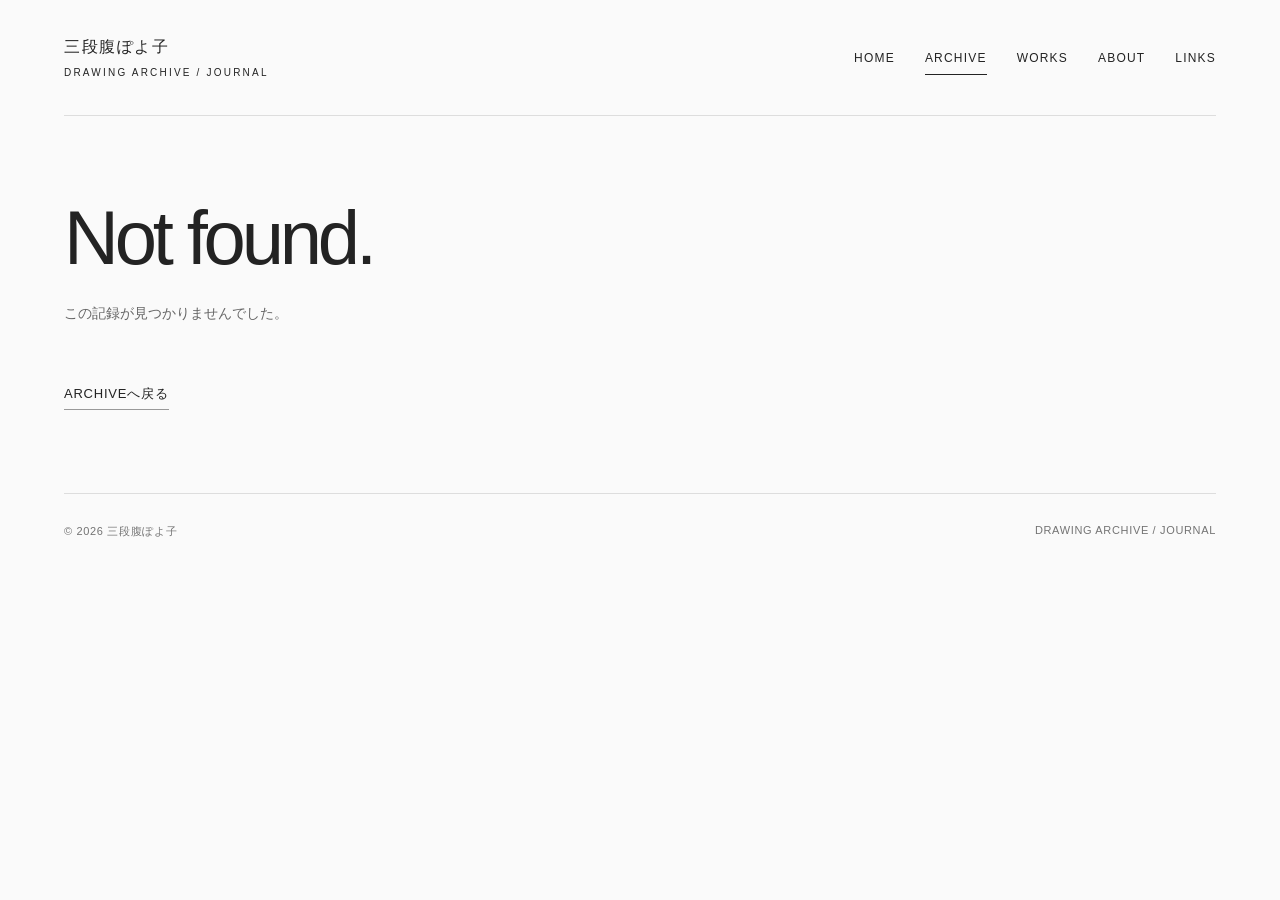
<file: post.html>
<!doctype html>
<html lang="ja"><head><meta charset="utf-8"><meta name="viewport" content="width=device-width, initial-scale=1"><meta name="description" content="三段腹ぽよ子のイラスト制作記録。練習、作品、考えたこと、月ごとの振り返り。"><title>Drawing Archive | 三段腹ぽよ子</title><link rel="icon" type="image/svg+xml" href="data:image/svg+xml,%3Csvg xmlns='http://www.w3.org/2000/svg' viewBox='0 0 32 32'%3E%3Crect width='32' height='32' rx='5' fill='%23232323'/%3E%3Cpath d='M9 8h7a8 8 0 0 1 0 16H9z' fill='none' stroke='white' stroke-width='2'/%3E%3C/svg%3E"><link rel="stylesheet" href="assets/style.css?v=20260930-owner1"><script defer src="data/profile.js"></script><script defer src="data/posts.js?v=20261004-image-fix"></script><script defer src="data/works.js"></script><script defer src="assets/app.js?v=20261003-goals"></script>
<meta property="og:type" content="website">
<meta property="og:site_name" content="Drawing Archive | 三段腹ぽよ子">
<meta property="og:title" content="Drawing Archive | 三段腹ぽよ子">
<meta property="og:description" content="描いたもの、考えたこと。少しずつ積み重ねていく、絵の制作記録。">
<meta property="og:image" content="https://sandanbara-poyoko.github.io/ogp-v2.png">
<meta property="og:image:width" content="1200">
<meta property="og:image:height" content="630">
<meta property="og:image:type" content="image/png">
<meta property="og:image:alt" content="犬のアイコンとDrawing Archiveの文字を配した、三段腹ぽよ子の制作記録サイト">
<meta property="og:locale" content="ja_JP">
<meta name="twitter:card" content="summary_large_image">
<meta name="twitter:site" content="@poyo_sandanbara">
<meta name="twitter:title" content="Drawing Archive | 三段腹ぽよ子">
<meta name="twitter:description" content="描いたもの、考えたこと。少しずつ積み重ねていく、絵の制作記録。">
<meta name="twitter:image" content="https://sandanbara-poyoko.github.io/ogp-v2.png">
<meta name="twitter:image:alt" content="犬のアイコンとDrawing Archiveの文字を配した、三段腹ぽよ子の制作記録サイト">
</head><body data-page="post"><div id="app"></div><noscript><p class="noscript">このサイトの表示にはJavaScriptを有効にしてください。</p></noscript></body></html>
</file>
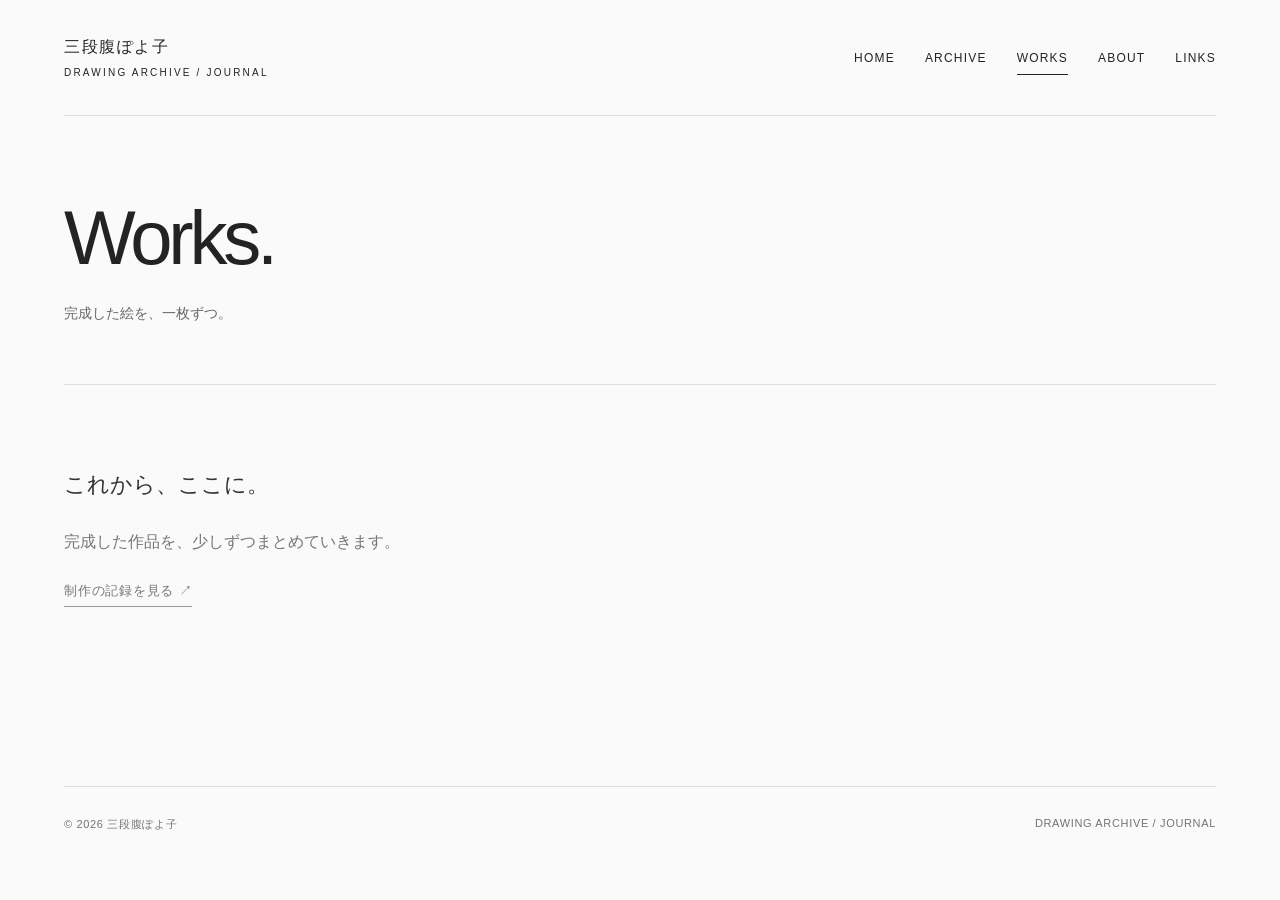
<file: works.html>
<!doctype html>
<html lang="ja"><head><meta charset="utf-8"><meta name="viewport" content="width=device-width, initial-scale=1"><meta name="description" content="三段腹ぽよ子のイラスト制作記録。練習、作品、考えたこと、月ごとの振り返り。"><title>Drawing Archive | 三段腹ぽよ子</title><link rel="icon" type="image/svg+xml" href="data:image/svg+xml,%3Csvg xmlns='http://www.w3.org/2000/svg' viewBox='0 0 32 32'%3E%3Crect width='32' height='32' rx='5' fill='%23232323'/%3E%3Cpath d='M9 8h7a8 8 0 0 1 0 16H9z' fill='none' stroke='white' stroke-width='2'/%3E%3C/svg%3E"><link rel="stylesheet" href="assets/style.css?v=20260930-share1"><script defer src="data/profile.js"></script><script defer src="data/posts.js?v=20261003-goals"></script><script defer src="data/works.js"></script><script defer src="assets/app.js?v=20261003-goals"></script>
<meta property="og:type" content="website">
<meta property="og:site_name" content="Drawing Archive | 三段腹ぽよ子">
<meta property="og:title" content="Drawing Archive | 三段腹ぽよ子">
<meta property="og:description" content="描いたもの、考えたこと。少しずつ積み重ねていく、絵の制作記録。">
<meta property="og:image" content="https://sandanbara-poyoko.github.io/ogp-v2.png">
<meta property="og:image:width" content="1200">
<meta property="og:image:height" content="630">
<meta property="og:image:type" content="image/png">
<meta property="og:image:alt" content="犬のアイコンとDrawing Archiveの文字を配した、三段腹ぽよ子の制作記録サイト">
<meta property="og:locale" content="ja_JP">
<meta name="twitter:card" content="summary_large_image">
<meta name="twitter:site" content="@poyo_sandanbara">
<meta name="twitter:title" content="Drawing Archive | 三段腹ぽよ子">
<meta name="twitter:description" content="描いたもの、考えたこと。少しずつ積み重ねていく、絵の制作記録。">
<meta name="twitter:image" content="https://sandanbara-poyoko.github.io/ogp-v2.png">
<meta name="twitter:image:alt" content="犬のアイコンとDrawing Archiveの文字を配した、三段腹ぽよ子の制作記録サイト">
</head><body data-page="works"><div id="app"></div><noscript><p class="noscript">このサイトの表示にはJavaScriptを有効にしてください。</p></noscript></body></html>
</file>
<file: assets/style.css>
:root{--ink:#232323;--muted:#686868;--line:#ddd;--paper:#fafafa;font-family:-apple-system,BlinkMacSystemFont,"Helvetica Neue","Noto Sans JP","Hiragino Kaku Gothic ProN","Yu Gothic",Meiryo,sans-serif;color:var(--ink);background:var(--paper);font-synthesis:none}*{box-sizing:border-box}body{margin:0;background-image:radial-gradient(#dedede .7px,transparent .7px);background-size:16px 16px}a{color:inherit;text-decoration:none}button,select{font:inherit;color:inherit}button,a,select{-webkit-tap-highlight-color:transparent}button{cursor:pointer}a:focus-visible,button:focus-visible,select:focus-visible{outline:2px solid #333;outline-offset:5px}a:hover{color:#666}button:hover{background:#eee}::selection{background:#dedede}img{max-width:100%;display:block}.shell{max-width:1280px;padding:0 64px;margin:auto}.skip{position:absolute;top:-80px;left:20px;background:white;padding:12px;z-index:10}.skip:focus{top:12px}.header{display:flex;align-items:center;justify-content:space-between;min-height:116px;border-bottom:1px solid var(--line);gap:24px}.wordmark{font-size:16px;font-weight:650;letter-spacing:.1em}.wordmark small{display:block;font-size:10px;letter-spacing:.22em;font-weight:400;margin-top:9px}.nav{display:flex;gap:30px;align-items:center}.nav a{font-size:12px;letter-spacing:.1em;padding:10px 0;position:relative}.nav a[aria-current=page]:after{content:'';position:absolute;bottom:0;left:0;width:100%;height:1px;background:var(--ink)}.menu-toggle{display:none;border:0;background:none;padding:12px;font-size:13px}.hero{padding:100px 0 92px;position:relative}.hero-top{display:flex;align-items:center;gap:14px;margin-bottom:35px}.eyebrow,.label{font-size:12px;letter-spacing:.17em;font-weight:500}.hero h1{font-size:clamp(56px,7.7vw,104px);font-weight:450;line-height:1.03;letter-spacing:-.065em;margin:0 0 34px}.hero-description{font-size:16px;line-height:2.1;white-space:pre-line;margin:0}.hero-bottom{display:flex;align-items:end;justify-content:space-between;gap:30px}.text-link{font-size:13px;letter-spacing:.06em;border-bottom:1px solid #999;padding-bottom:8px;white-space:nowrap}.avatar{position:relative;overflow:hidden;border-radius:50%;background:#fff;display:block;width:58px;height:58px;flex-shrink:0}.avatar img{width:100%;height:100%;object-fit:cover}.avatar.screenshot img{position:absolute;max-width:none;width:306.45%;height:auto;left:-103.23%;top:-47.4%}.hero-image{margin:60px 0 0}.hero-image img{width:100%;max-height:900px;object-fit:contain;background:#f2f2f2}.section-top{display:flex;align-items:baseline;justify-content:space-between;border-top:1px solid #333;padding-top:25px;gap:20px}.section-top h2{margin:0;font-size:15px;letter-spacing:.13em;font-weight:500}.section-top span{font-size:12px;color:var(--muted)}.feed{padding-top:18px}.entry{display:grid;grid-template-columns:180px minmax(0,1fr);gap:45px;padding:42px 0;border-bottom:1px solid var(--line)}.entry-meta{font-size:12px;line-height:1.8;color:var(--muted)}.entry-meta time{display:block;font-variant-numeric:tabular-nums;letter-spacing:.03em}.tag{display:inline-block;font-size:11px;letter-spacing:.12em;margin-top:9px;border:1px solid #ccc;padding:2px 8px;background:#fafafa}.sample{display:block;font-size:11px;margin-top:10px;color:#757575}.entry h2,.entry h3{font-weight:500;font-size:25px;line-height:1.5;letter-spacing:-.02em;margin:0 0 17px}.prose{font-size:15px;line-height:2.1;overflow-wrap:anywhere;max-width:740px}.prose p{white-space:pre-line;margin:0 0 1.4em}.prose h3{font-size:18px;font-weight:550;margin:2em 0 .8em}.entry .excerpt{color:#5e5e5e;white-space:pre-line;line-height:1.95;font-size:14px;margin:0}.entry-images{display:grid;grid-template-columns:repeat(2,minmax(0,1fr));gap:16px;margin:22px 0}.entry-images.single{grid-template-columns:1fr}.image-button{padding:0;border:0;background:none;width:100%;display:block}.image-button img{width:100%;height:auto}.read-more{display:inline-block;font-size:12px;color:#777;margin-top:19px;border-bottom:1px solid #ccc;padding-bottom:4px}.bottom-link{text-align:center;padding:50px}.footer{margin-top:90px;padding:30px 0 40px;display:flex;justify-content:space-between;border-top:1px solid var(--line);font-size:11px;color:#737373;letter-spacing:.06em;gap:20px}.page-head{padding:80px 0 58px}.page-head h1{font-size:clamp(48px,6vw,76px);font-weight:450;letter-spacing:-.055em;margin:0 0 20px;line-height:1.1}.page-head p{color:#666;font-size:14px;line-height:1.9;margin:0}.archive-layout{display:grid;grid-template-columns:180px minmax(0,1fr);gap:45px}.archive-side{padding-top:25px}.year{font-size:26px;font-weight:450;margin:0 0 16px}.month-links{display:flex;flex-direction:column;gap:9px;margin-bottom:30px}.month-links a{font-size:12px;color:#727272;padding:8px 0}.month-links a[aria-current=true]{color:#111;text-decoration:underline;text-underline-offset:5px}.filters{display:flex;gap:8px;flex-wrap:wrap;border-bottom:1px solid var(--line);padding:0 0 20px}.filters a{font-size:12px;letter-spacing:.05em;padding:9px 14px}.filters a[aria-current=true]{background:#262626;color:#fff;border-radius:2px}.archive-content .entry{grid-template-columns:110px minmax(0,1fr);gap:26px}.result-info{font-size:12px;color:#777;padding-top:22px;margin:0}.month-title{font-size:13px;letter-spacing:.1em;font-weight:500;margin:40px 0 0}.empty{padding:60px 0 90px;border-top:1px solid var(--line);color:#777;line-height:2}.empty h2{font-size:22px;font-weight:450;color:#333}.works-grid{display:grid;grid-template-columns:repeat(2,minmax(0,1fr));gap:64px 32px}.work-card{border:0;padding:0;text-align:left;background:none}.work-card:hover{background:none}.work-card img{width:100%;height:auto;max-height:650px;object-fit:contain;background:#eee;transition:opacity .2s}.work-card:hover img{opacity:.85}.work-caption{display:flex;justify-content:space-between;gap:20px;margin-top:20px}.work-caption strong{font-size:15px;font-weight:500}.work-caption span{font-size:12px;color:#777}.about-wrap{max-width:730px;margin:70px auto 0;text-align:center}.about-wrap .avatar{width:148px;height:148px;margin:0 auto 26px}.about-name{font-size:24px;font-weight:550;letter-spacing:.1em;background:white;display:inline-block;margin:0;padding:18px 28px}.about-card{text-align:left;background:#fff;margin-top:45px;padding:60px 68px}.about-card .label{margin:0 0 32px}.about-card .intro{font-size:21px;margin-bottom:28px;line-height:1.8}.about-card h2{font-size:12px;letter-spacing:.15em;font-weight:500;margin:42px 0 20px}.about-card .prose{font-size:15px}.link-list{display:grid;gap:18px;max-width:850px}.link-card{display:flex;align-items:center;gap:26px;background:#fff;border:1px solid #eee;padding:32px 36px;border-radius:4px}.link-card svg{width:30px;height:30px;flex-shrink:0}.link-card strong{display:block;font-size:18px;font-weight:500;margin-bottom:7px}.link-card p{font-size:13px;color:#777;margin:0}.link-card .link-end{margin-left:auto;font-size:12px;color:#777}.link-card:not(a){color:#666}.post-detail{max-width:850px;margin:auto}.post-detail .page-head{padding-bottom:35px}.post-detail .page-head h1{font-size:clamp(32px,4vw,50px);letter-spacing:-.025em;margin-top:22px}.post-detail .prose{font-size:16px;margin-top:35px}.back{display:inline-block;font-size:13px;margin-top:50px;border-bottom:1px solid #aaa;padding-bottom:7px}dialog{border:0;padding:0;width:min(1000px,94vw);max-height:92vh;background:#fafafa;color:#222}dialog::backdrop{background:rgba(0,0,0,.75)}.dialog-head{position:sticky;top:0;display:flex;justify-content:flex-end;background:#fafafa;padding:12px 18px;z-index:1}.close{border:1px solid #ccc;background:white;padding:8px 16px;font-size:14px}.dialog-body{padding:0 35px 35px}.dialog-body img{margin:0 auto 24px;max-height:72vh;width:auto;object-fit:contain}.dialog-body h2{font-size:24px;font-weight:500}.dialog-body .year-label{font-size:13px;color:#777}.noscript{padding:50px;background:white}.error{background:white;padding:35px;line-height:2}
@media(min-width:1500px){.hero{padding-top:120px;padding-bottom:110px}}
@media(max-width:850px){.shell{padding:0 32px}.nav{gap:20px}.entry{grid-template-columns:125px minmax(0,1fr);gap:25px}.archive-layout{grid-template-columns:130px minmax(0,1fr);gap:25px}.archive-content .entry{display:block}.archive-content .entry-meta{margin-bottom:18px}.archive-content .entry-meta time{display:inline-block;margin-right:12px}.archive-content .sample{display:inline;margin-left:8px}.hero{padding:75px 0}.hero h1{font-size:80px}}
@media(max-width:600px){.shell{padding:0 22px}.header{min-height:88px;position:relative;gap:10px}.wordmark{font-size:14px}.wordmark small{font-size:9px}.menu-toggle{display:block}.nav{display:none;position:absolute;left:0;right:0;top:87px;background:#fff;padding:22px;z-index:4;flex-wrap:wrap;border:1px solid #ddd;gap:18px 25px}.nav.open{display:flex}.nav a{font-size:13px}.hero{padding:62px 0 60px}.hero-top{margin-bottom:30px}.hero h1{font-size:clamp(54px,15vw,82px);margin-bottom:30px}.hero-bottom{display:block}.hero-description{font-size:14px;line-height:2}.hero-bottom .text-link{display:inline-block;margin-top:30px}.avatar{width:48px;height:48px}.eyebrow{font-size:11px}.section-top h2{font-size:13px}.entry{display:block;padding:30px 0}.entry-meta{margin-bottom:17px}.entry-meta time{display:inline-block;margin-right:12px}.tag{margin-top:0}.sample{display:inline;margin-left:9px}.entry h2,.entry h3{font-size:23px}.entry-images{grid-template-columns:1fr;margin:20px -8px;gap:12px}.entry .excerpt{font-size:14px}.footer{margin-top:60px;font-size:10px;line-height:1.8}.page-head{padding:55px 0 40px}.page-head h1{font-size:58px}.archive-layout{display:block}.archive-side{border-top:1px solid #333;padding:20px 0 0}.year{font-size:20px;margin:0 0 8px}.month-links{flex-direction:row;flex-wrap:wrap;gap:8px 18px;margin-bottom:20px}.filters{gap:0;padding-top:12px}.filters a{padding:10px 11px;font-size:11px}.works-grid{grid-template-columns:1fr;gap:40px}.about-wrap{margin-top:48px}.about-wrap .avatar{width:125px;height:125px}.about-name{font-size:22px;padding:15px 22px}.about-card{margin-top:30px;padding:36px 27px}.about-card .intro{font-size:19px}.link-card{padding:25px 22px;gap:20px}.link-card strong{font-size:17px}.link-card p{font-size:12px}.link-card .link-end{font-size:11px}.dialog-body{padding:0 18px 25px}.post-detail .page-head h1{font-size:34px}.hero-image{margin:35px -8px 0}}
@media(prefers-reduced-motion:reduce){*{transition:none!important;scroll-behavior:auto!important}}

/* 投稿一覧のページ移動 */
#entries{scroll-margin-top:24px}
.pagination{margin:28px 0;color:var(--ink)}
.page-status{text-align:center;font-size:12px;color:var(--muted);margin:0 0 12px;font-variant-numeric:tabular-nums}
.page-links{display:grid;grid-template-columns:repeat(4,minmax(0,1fr));gap:8px}
.page-link{display:flex;align-items:center;justify-content:center;min-height:44px;padding:10px 6px;border:1px solid var(--line);background:var(--paper);font-size:12px;text-align:center;line-height:1.6}
a.page-link:hover{background:#eee;color:var(--ink)}
.page-link[aria-disabled=true]{color:#888;border-style:dashed;background:transparent}
@media(max-width:600px){.page-links{grid-template-columns:repeat(2,minmax(0,1fr))}.page-link{font-size:12px}}

/* 告知用のブラウザにだけ表示 */
.post-share{display:flex;align-items:center;gap:20px;margin-top:28px}
.share-button,.share-hide{display:inline-flex;align-items:center;min-height:44px;font-size:12px;color:var(--muted)}
.share-button{letter-spacing:.06em}
.share-hide{font-size:11px}
.share-button:hover,.share-hide:hover{color:var(--ink);text-decoration:underline;text-underline-offset:4px}
</file>
